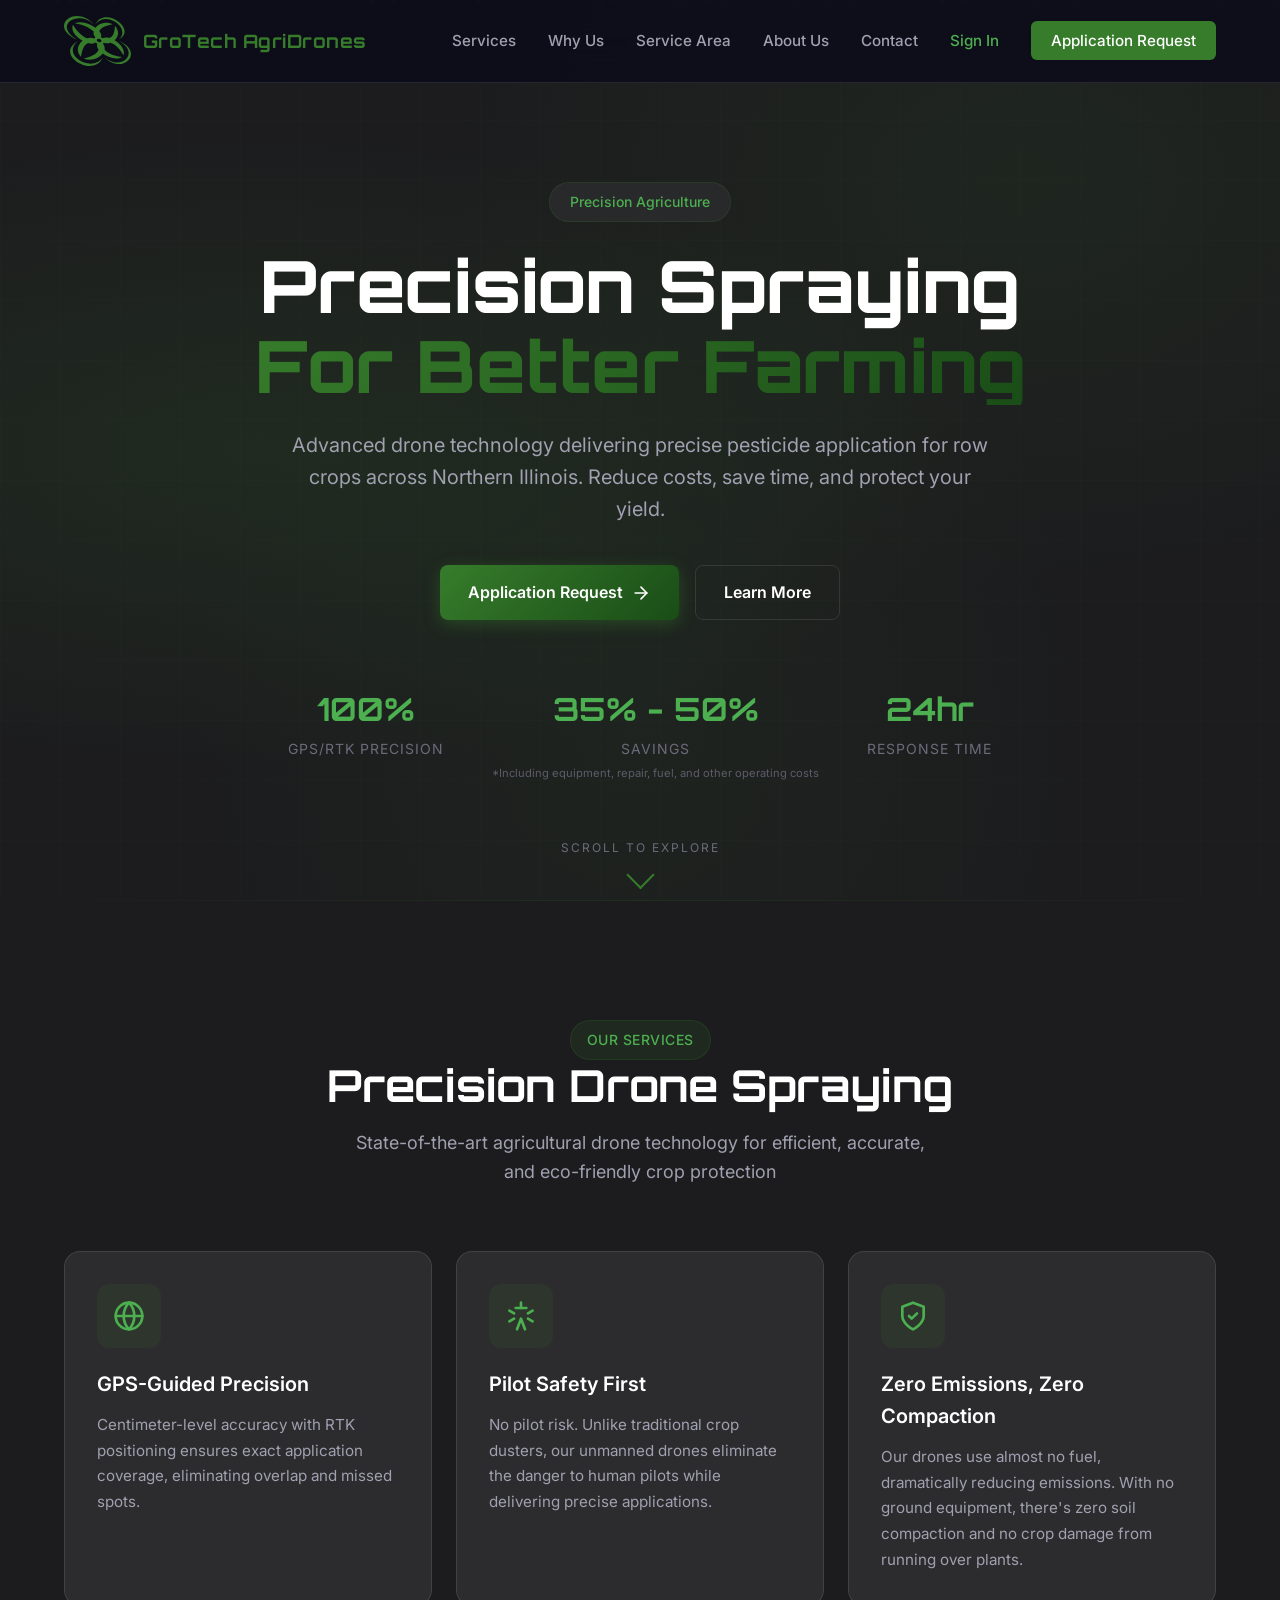
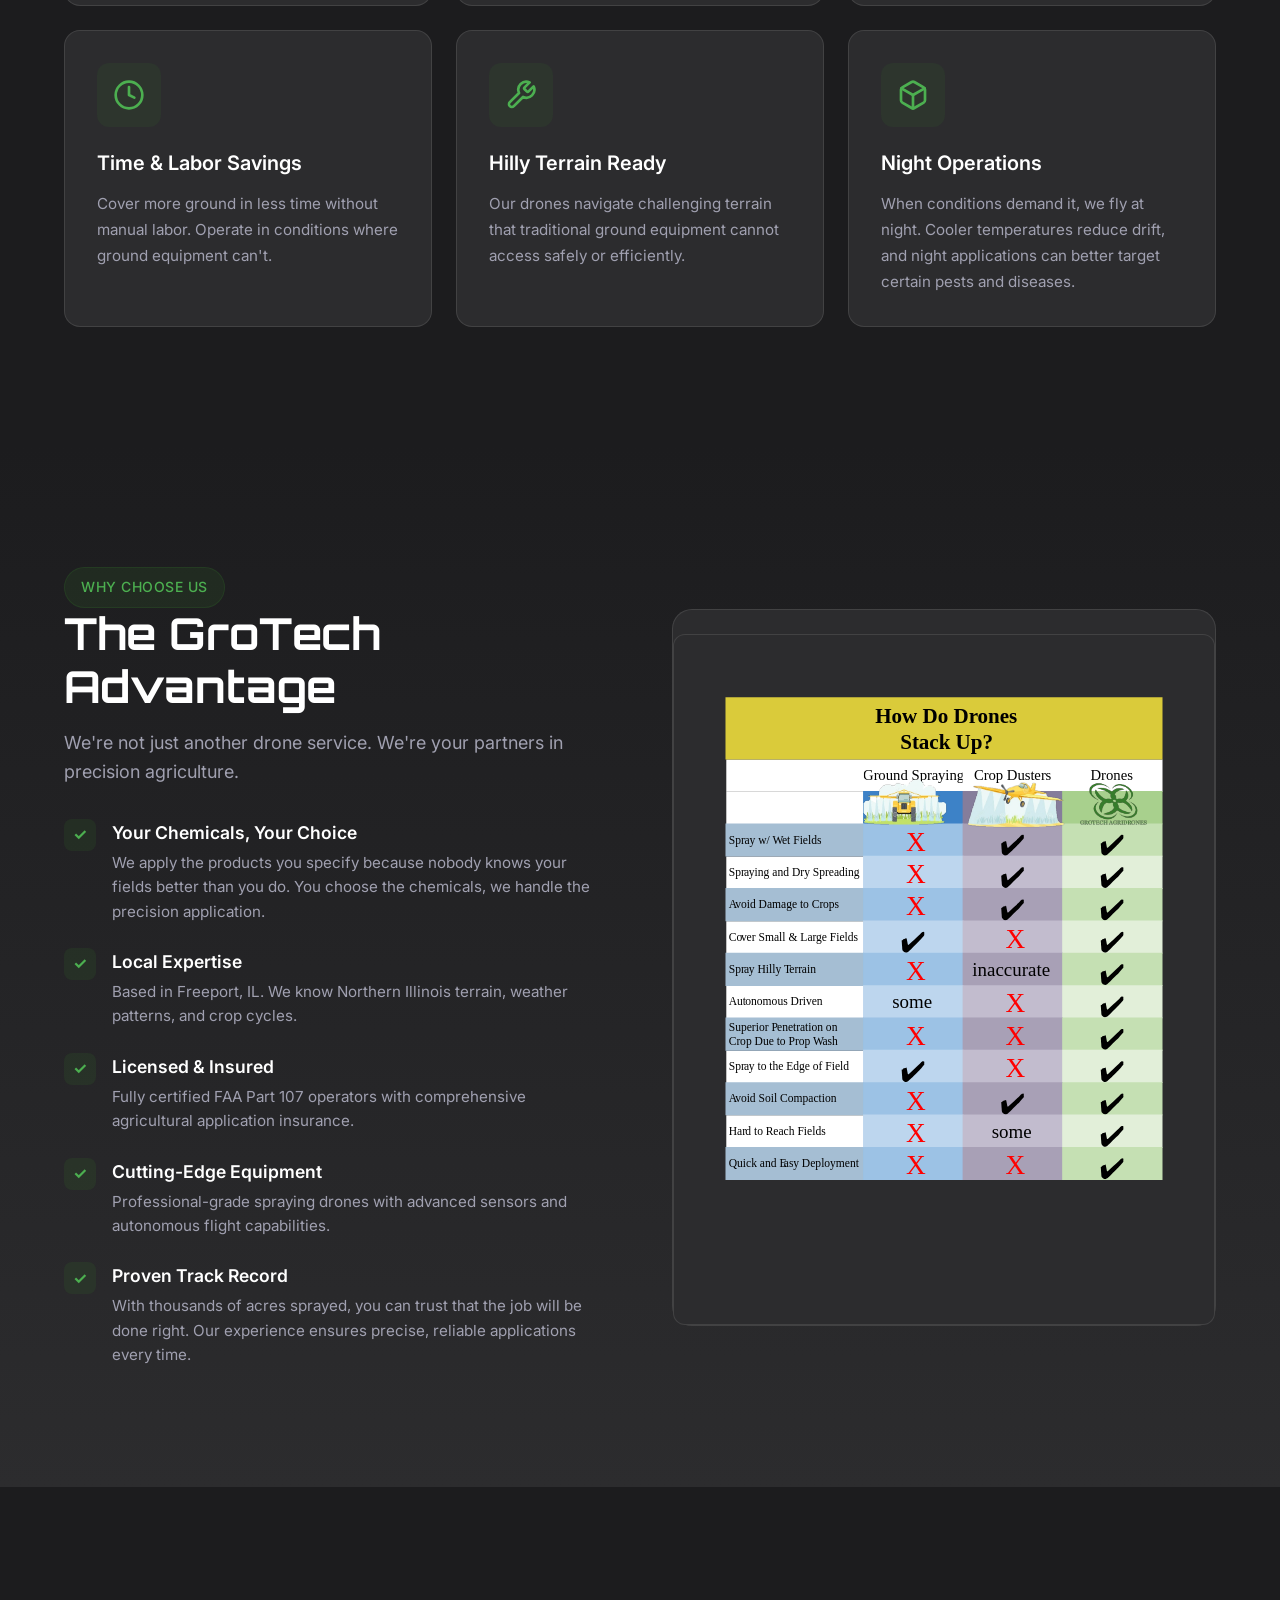
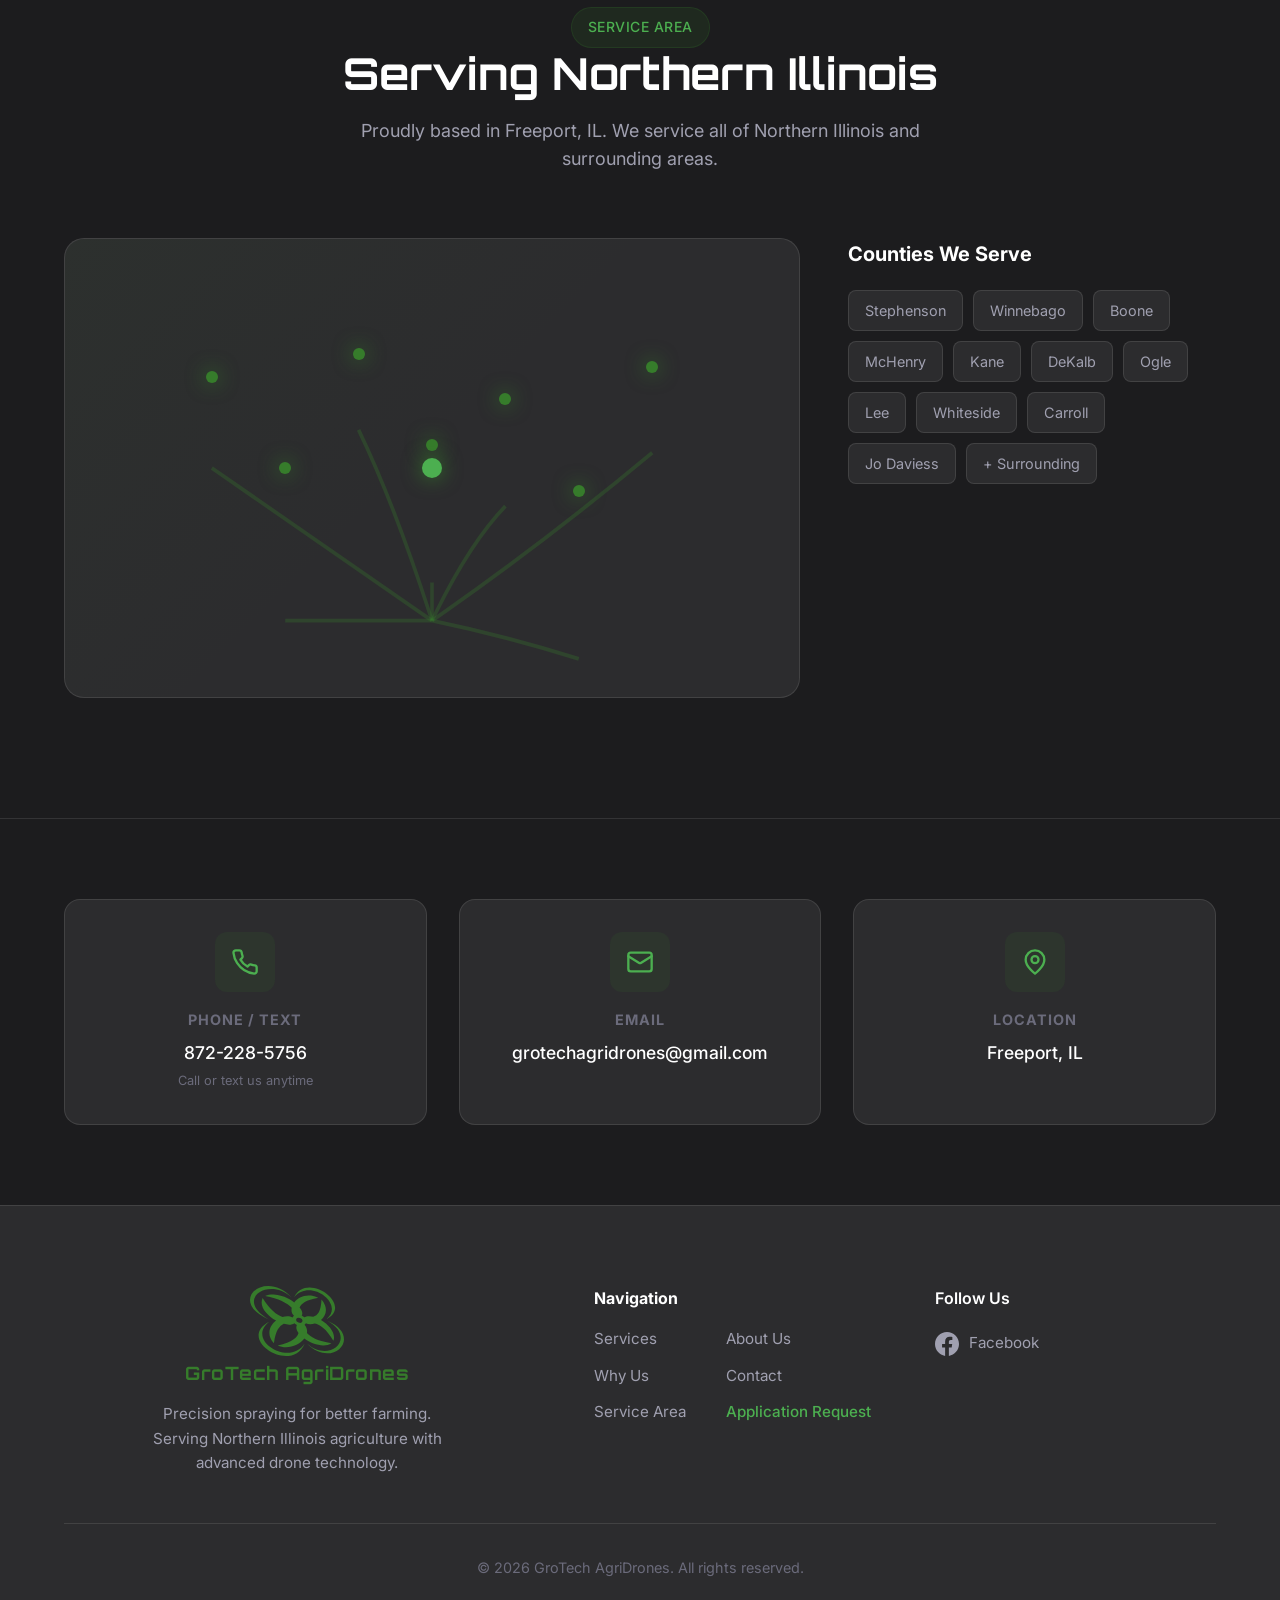
<file: index.html>
<!DOCTYPE html>
<html lang="en">
<head>
    <meta charset="UTF-8">
    <meta name="viewport" content="width=device-width, initial-scale=1.0">
    <title>GroTech AgriDrones | Precision Spraying for Better Farming</title>
    <link rel="stylesheet" href="styles.css">
    <link rel="preconnect" href="https://fonts.googleapis.com">
    <link rel="preconnect" href="https://fonts.gstatic.com" crossorigin>
    <link href="https://fonts.googleapis.com/css2?family=Inter:wght@300;400;500;600;700;800&family=Orbitron:wght@400;500;600;700&display=swap" rel="stylesheet">
</head>
<body>
    <nav class="navbar">
        <div class="nav-container">
            <a href="index.html" class="logo">
                <img src="logo.svg" alt="GroTech AgriDrones Logo" class="logo-img">
                <span class="logo-text">GroTech AgriDrones</span>
            </a>
            <ul class="nav-links">
                <li><a href="#services">Services</a></li>
                <li><a href="#why-us">Why Us</a></li>
                <li><a href="#service-area">Service Area</a></li>
                <li><a href="about.html">About Us</a></li>
                <li><a href="#contact">Contact</a></li>
                <li><a href="login.html" class="nav-signin">Sign In</a></li>
                <li><a href="application.html" class="nav-cta">Application Request</a></li>
            </ul>
            <button class="mobile-menu-btn" aria-label="Toggle menu">
                <span></span>
                <span></span>
                <span></span>
            </button>
        </div>
    </nav>

    <section class="hero">
        <div class="hero-bg">
            <div class="grid-overlay"></div>
            <div class="floating-particles" id="particles"></div>
        </div>
        <div class="hero-content">
            <div class="hero-badge">Precision Agriculture</div>
            <h1 class="hero-title">
                <span class="title-line">Precision Spraying</span>
                <span class="title-line accent">For Better Farming</span>
            </h1>
            <p class="hero-subtitle">Advanced drone technology delivering precise pesticide application for row crops across Northern Illinois. Reduce costs, save time, and protect your yield.</p>
            <div class="hero-actions">
                <a href="application.html" class="btn btn-primary">
                    <span>Application Request</span>
                    <svg xmlns="http://www.w3.org/2000/svg" width="20" height="20" viewBox="0 0 24 24" fill="none" stroke="currentColor" stroke-width="2" stroke-linecap="round" stroke-linejoin="round"><path d="M5 12h14"/><path d="m12 5 7 7-7 7"/></svg>
                </a>
                <a href="#services" class="btn btn-secondary">Learn More</a>
            </div>
            <div class="hero-stats">
                <div class="stat">
                    <span class="stat-value">100%</span>
                    <span class="stat-label">GPS/RTK Precision</span>
                </div>
                <div class="stat">
                    <span class="stat-value">35% - 50%</span>
                    <span class="stat-label">Savings</span>
                    <div class="stats-footnote">*Including equipment, repair, fuel, and other operating costs</div>
                </div>
                <div class="stat">
                    <span class="stat-value">24hr</span>
                    <span class="stat-label">Response Time</span>
                </div>
            </div>
        </div>
        <div class="scroll-indicator">
            <span>Scroll to explore</span>
            <div class="scroll-arrow"></div>
        </div>
    </section>

    <section id="services" class="services">
        <div class="container">
            <div class="section-header">
                <span class="section-tag">Our Services</span>
                <h2 class="section-title">Precision Drone Spraying</h2>
                <p class="section-subtitle">State-of-the-art agricultural drone technology for efficient, accurate, and eco-friendly crop protection</p>
            </div>
            <div class="services-grid">
                <div class="service-card" data-tilt>
                    <div class="service-icon">
                        <svg xmlns="http://www.w3.org/2000/svg" width="32" height="32" viewBox="0 0 24 24" fill="none" stroke="currentColor" stroke-width="2" stroke-linecap="round" stroke-linejoin="round"><circle cx="12" cy="12" r="10"/><path d="M12 2a14.5 14.5 0 0 0 0 20 14.5 14.5 0 0 0 0-20"/><path d="M2 12h20"/></svg>
                    </div>
                    <h3>GPS-Guided Precision</h3>
                    <p>Centimeter-level accuracy with RTK positioning ensures exact application coverage, eliminating overlap and missed spots.</p>
                </div>
                <div class="service-card" data-tilt>
                    <div class="service-icon">
                        <svg xmlns="http://www.w3.org/2000/svg" width="32" height="32" viewBox="0 0 24 24" fill="none" stroke="currentColor" stroke-width="2" stroke-linecap="round" stroke-linejoin="round"><path d="M12 2v4"/><path d="m6.8 14-3.5 2"/><path d="m20.7 16-3.5-2"/><path d="M6.8 10 3.3 8"/><path d="m20.7 8-3.5 2"/><path d="m9 22 3-8 3 8"/><path d="M8 6h8"/></svg>
                    </div>
                    <h3>Pilot Safety First</h3>
                    <p>No pilot risk. Unlike traditional crop dusters, our unmanned drones eliminate the danger to human pilots while delivering precise applications.</p>
                </div>
                <div class="service-card" data-tilt>
                    <div class="service-icon">
                        <svg xmlns="http://www.w3.org/2000/svg" width="32" height="32" viewBox="0 0 24 24" fill="none" stroke="currentColor" stroke-width="2" stroke-linecap="round" stroke-linejoin="round"><path d="M12 22s8-4 8-10V5l-8-3-8 3v7c0 6 8 10 8 10z"/><path d="m9 12 2 2 4-4"/></svg>
                    </div>
                    <h3>Zero Emissions, Zero Compaction</h3>
                    <p>Our drones use almost no fuel, dramatically reducing emissions. With no ground equipment, there's zero soil compaction and no crop damage from running over plants.</p>
                </div>
                <div class="service-card" data-tilt>
                    <div class="service-icon">
                        <svg xmlns="http://www.w3.org/2000/svg" width="32" height="32" viewBox="0 0 24 24" fill="none" stroke="currentColor" stroke-width="2" stroke-linecap="round" stroke-linejoin="round"><circle cx="12" cy="12" r="10"/><polyline points="12 6 12 12 16 14"/></svg>
                    </div>
                    <h3>Time & Labor Savings</h3>
                    <p>Cover more ground in less time without manual labor. Operate in conditions where ground equipment can't.</p>
                </div>
                <div class="service-card" data-tilt>
                    <div class="service-icon">
                        <svg xmlns="http://www.w3.org/2000/svg" width="32" height="32" viewBox="0 0 24 24" fill="none" stroke="currentColor" stroke-width="2" stroke-linecap="round" stroke-linejoin="round"><path d="M14.7 6.3a1 1 0 0 0 0 1.4l1.6 1.6a1 1 0 0 0 1.4 0l3.77-3.77a6 6 0 0 1-7.94 7.94l-6.91 6.91a2.12 2.12 0 0 1-3-3l6.91-6.91a6 6 0 0 1 7.94-7.94l-3.76 3.76z"/></svg>
                    </div>
                    <h3>Hilly Terrain Ready</h3>
                    <p>Our drones navigate challenging terrain that traditional ground equipment cannot access safely or efficiently.</p>
                </div>
                <div class="service-card" data-tilt>
                    <div class="service-icon">
                        <svg xmlns="http://www.w3.org/2000/svg" width="32" height="32" viewBox="0 0 24 24" fill="none" stroke="currentColor" stroke-width="2" stroke-linecap="round" stroke-linejoin="round"><path d="M21 16V8a2 2 0 0 0-1-1.73l-7-4a2 2 0 0 0-2 0l-7 4A2 2 0 0 0 3 8v8a2 2 0 0 0 1 1.73l7 4a2 2 0 0 0 2 0l7-4A2 2 0 0 0 21 16z"/><polyline points="3.27 6.96 12 12.01 20.73 6.96"/><line x1="12" y1="22.08" x2="12" y2="12"/></svg>
                    </div>
                    <h3>Night Operations</h3>
                    <p>When conditions demand it, we fly at night. Cooler temperatures reduce drift, and night applications can better target certain pests and diseases.</p>
                </div>
            </div>
        </div>
    </section>

    <section id="why-us" class="why-us">
        <div class="container">
            <div class="why-us-content">
                <div class="why-us-text">
                    <span class="section-tag">Why Choose Us</span>
                    <h2 class="section-title">The GroTech Advantage</h2>
                    <p class="why-us-intro">We're not just another drone service. We're your partners in precision agriculture.</p>
                    <ul class="benefits-list">
                        <li>
                            <div class="benefit-icon">✓</div>
                            <div class="benefit-content">
                                <h4>Your Chemicals, Your Choice</h4>
                                <p>We apply the products you specify because nobody knows your fields better than you do. You choose the chemicals, we handle the precision application.</p>
                            </div>
                        </li>
                        <li>
                            <div class="benefit-icon">✓</div>
                            <div class="benefit-content">
                                <h4>Local Expertise</h4>
                                <p>Based in Freeport, IL. We know Northern Illinois terrain, weather patterns, and crop cycles.</p>
                            </div>
                        </li>
                        <li>
                            <div class="benefit-icon">✓</div>
                            <div class="benefit-content">
                                <h4>Licensed & Insured</h4>
                                <p>Fully certified FAA Part 107 operators with comprehensive agricultural application insurance.</p>
                            </div>
                        </li>
                        <li>
                            <div class="benefit-icon">✓</div>
                            <div class="benefit-content">
                                <h4>Cutting-Edge Equipment</h4>
                                <p>Professional-grade spraying drones with advanced sensors and autonomous flight capabilities.</p>
                            </div>
                        </li>
                        <li>
                            <div class="benefit-icon">✓</div>
                            <div class="benefit-content">
                                <h4>Proven Track Record</h4>
                                <p>With thousands of acres sprayed, you can trust that the job will be done right. Our experience ensures precise, reliable applications every time.</p>
                            </div>
                        </li>
                    </ul>
                </div>
                <div class="why-us-visual">
                    <div class="visual-card">
                <div class="comparison-section">
                    <figure class="comparison-chart" aria-label="Ground vs. Aerial Drone Comparison">
                        <img src="assets/images/Plane Ground Drone Comparison.svg" alt="Ground vs. Aerial Drone Comparison" style="width:100%; height:auto; display:block;">
                    </figure>
                </div>
                    </div>
                </div>
            </div>
        </div>
    </section>

    <section id="service-area" class="service-area">
        <div class="container">
            <div class="section-header">
                <span class="section-tag">Service Area</span>
                <h2 class="section-title">Serving Northern Illinois</h2>
                <p class="section-subtitle">Proudly based in Freeport, IL. We service all of Northern Illinois and surrounding areas.</p>
            </div>
            <div class="area-map">
                <div class="map-visual">
                    <div class="map-placeholder">
                        <div class="map-dot freeport"></div>
                        <div class="map-dot" style="--x: 20%; --y: 30%;"></div>
                        <div class="map-dot" style="--x: 40%; --y: 25%;"></div>
                        <div class="map-dot" style="--x: 60%; --y: 35%;"></div>
                        <div class="map-dot" style="--x: 80%; --y: 28%;"></div>
                        <div class="map-dot" style="--x: 30%; --y: 50%;"></div>
                        <div class="map-dot" style="--x: 50%; --y: 45%;"></div>
                        <div class="map-dot" style="--x: 70%; --y: 55%;"></div>
                        <svg class="map-lines" viewBox="0 0 100 60" preserveAspectRatio="none">
                            <path d="M 50 50 Q 35 40 20 30" stroke="rgba(54, 124, 43, 0.3)" fill="none" stroke-width="0.5"/>
                            <path d="M 50 50 Q 45 35 40 25" stroke="rgba(54, 124, 43, 0.3)" fill="none" stroke-width="0.5"/>
                            <path d="M 50 50 Q 55 40 60 35" stroke="rgba(54, 124, 43, 0.3)" fill="none" stroke-width="0.5"/>
                            <path d="M 50 50 Q 65 40 80 28" stroke="rgba(54, 124, 43, 0.3)" fill="none" stroke-width="0.5"/>
                            <path d="M 50 50 Q 40 50 30 50" stroke="rgba(54, 124, 43, 0.3)" fill="none" stroke-width="0.5"/>
                            <path d="M 50 50 Q 50 48 50 45" stroke="rgba(54, 124, 43, 0.3)" fill="none" stroke-width="0.5"/>
                            <path d="M 50 50 Q 60 52 70 55" stroke="rgba(54, 124, 43, 0.3)" fill="none" stroke-width="0.5"/>
                        </svg>
                    </div>
                </div>
                <div class="area-list">
                    <h3>Counties We Serve</h3>
                    <div class="counties-grid">
                        <span class="county">Stephenson</span>
                        <span class="county">Winnebago</span>
                        <span class="county">Boone</span>
                        <span class="county">McHenry</span>
                        <span class="county">Kane</span>
                        <span class="county">DeKalb</span>
                        <span class="county">Ogle</span>
                        <span class="county">Lee</span>
                        <span class="county">Whiteside</span>
                        <span class="county">Carroll</span>
                        <span class="county">Jo Daviess</span>
                        <span class="county">+ Surrounding</span>
                    </div>
                </div>
            </div>
        </div>
    </section>

    <section id="contact" class="contact-section">
        <div class="container">
            <div class="contact-grid">
                <div class="contact-card">
                    <div class="contact-icon">
                        <svg xmlns="http://www.w3.org/2000/svg" width="28" height="28" viewBox="0 0 24 24" fill="none" stroke="currentColor" stroke-width="2" stroke-linecap="round" stroke-linejoin="round"><path d="M22 16.92v3a2 2 0 0 1-2.18 2 19.79 19.79 0 0 1-8.63-3.07 19.5 19.5 0 0 1-6-6 19.79 19.79 0 0 1-3.07-8.67A2 2 0 0 1 4.11 2h3a2 2 0 0 1 2 1.72 12.84 12.84 0 0 0 .7 2.81 2 2 0 0 1-.45 2.11L8.09 9.91a16 16 0 0 0 6 6l1.27-1.27a2 2 0 0 1 2.11-.45 12.84 12.84 0 0 0 2.81.7A2 2 0 0 1 22 16.92z"/></svg>
                    </div>
                    <h3>Phone / Text</h3>
                    <a href="tel:8722285756">872-228-5756</a>
                    <span class="contact-note">Call or text us anytime</span>
                </div>
                <div class="contact-card">
                    <div class="contact-icon">
                        <svg xmlns="http://www.w3.org/2000/svg" width="28" height="28" viewBox="0 0 24 24" fill="none" stroke="currentColor" stroke-width="2" stroke-linecap="round" stroke-linejoin="round"><rect width="20" height="16" x="2" y="4" rx="2"/><path d="m22 7-8.97 5.7a1.94 1.94 0 0 1-2.06 0L2 7"/></svg>
                    </div>
                    <h3>Email</h3>
                    <a href="mailto:grotechagridrones@gmail.com">grotechagridrones@gmail.com</a>
                </div>
                <div class="contact-card">
                    <div class="contact-icon">
                        <svg xmlns="http://www.w3.org/2000/svg" width="28" height="28" viewBox="0 0 24 24" fill="none" stroke="currentColor" stroke-width="2" stroke-linecap="round" stroke-linejoin="round"><path d="M20 10c0 6-8 12-8 12s-8-6-8-12a8 8 0 0 1 16 0Z"/><circle cx="12" cy="10" r="3"/></svg>
                    </div>
                    <h3>Location</h3>
                    <p>Freeport, IL</p>
                </div>
            </div>
        </div>
    </section>

    <footer class="footer">
        <div class="container">
            <div class="footer-content">
                <div class="footer-brand">
                    <a href="#" class="logo footer-logo">
                        <img src="logo.svg" alt="GroTech AgriDrones Logo" class="logo-img footer-logo-img">
                        <span class="logo-text">GroTech AgriDrones</span>
                    </a>
                    <p>Precision spraying for better farming. Serving Northern Illinois agriculture with advanced drone technology.</p>
                </div>
                <div class="footer-links">
                    <div class="footer-nav-split">
                        <h4>Navigation</h4>
                        <div class="footer-nav-cols">
                            <div class="footer-nav-col">
                                <a href="#services">Services</a>
                                <a href="#why-us">Why Us</a>
                                <a href="#service-area">Service Area</a>
                            </div>
                            <div class="footer-nav-col">
                                <a href="about.html">About Us</a>
                                <a href="#contact">Contact</a>
                                <a href="application.html" class="green">Application Request</a>
                            </div>
                        </div>
                    </div>
                    <div class="footer-social">
                        <h4>Follow Us</h4>
                        <div class="footer-social-links">
                            <a href="https://www.facebook.com/people/GroTech-AgriDrones/61565450122314/" target="_blank" rel="noopener noreferrer" class="social-icon">
                                <svg xmlns="http://www.w3.org/2000/svg" width="24" height="24" viewBox="0 0 24 24" fill="currentColor">
                                    <path d="M24 12.073c0-6.627-5.373-12-12-12s-12 5.373-12 12c0 5.99 4.388 10.954 10.125 11.854v-8.385H7.078v-3.47h3.047V9.43c0-3.007 1.792-4.669 4.533-4.669 1.312 0 2.686.235 2.686.235v2.953H15.83c-1.491 0-1.956.925-1.956 1.874v2.25h3.328l-.532 3.47h-2.796v8.385C19.612 23.027 24 18.062 24 12.073z"/>
                                </svg>
                                Facebook
                            </a>
                        </div>
                    </div>
                </div>
            </div>
            <div class="footer-bottom">
                <p>&copy; 2026 GroTech AgriDrones. All rights reserved.</p>
            </div>
        </div>
    </footer>

    <div class="form-success" id="formSuccess">
        <div class="success-content">
            <div class="success-icon">✓</div>
            <h3>Request Submitted!</h3>
            <p>Thank you for your interest. We'll be in touch within 24 hours.</p>
            <button class="btn btn-secondary" onclick="closeSuccess()">Close</button>
        </div>
    </div>

    <script src="script.js"></script>
</body>
</html>
</file>
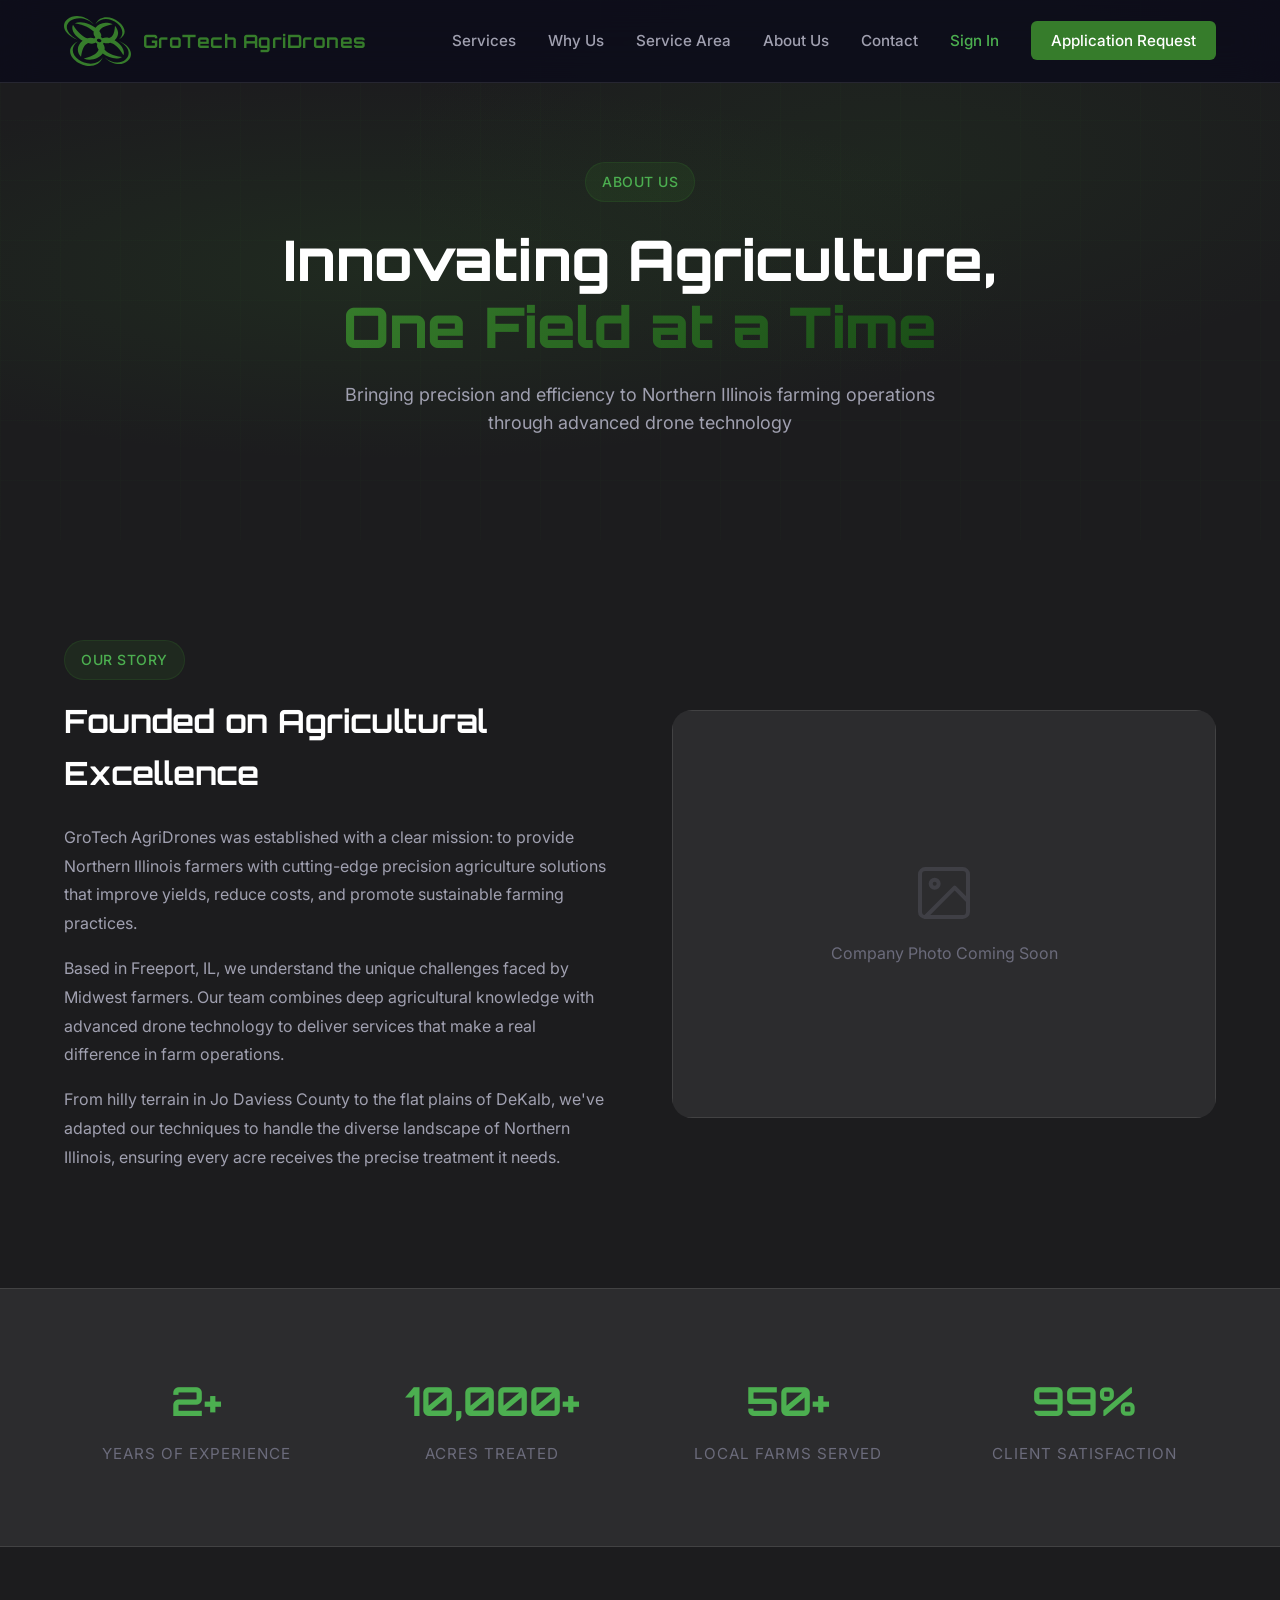
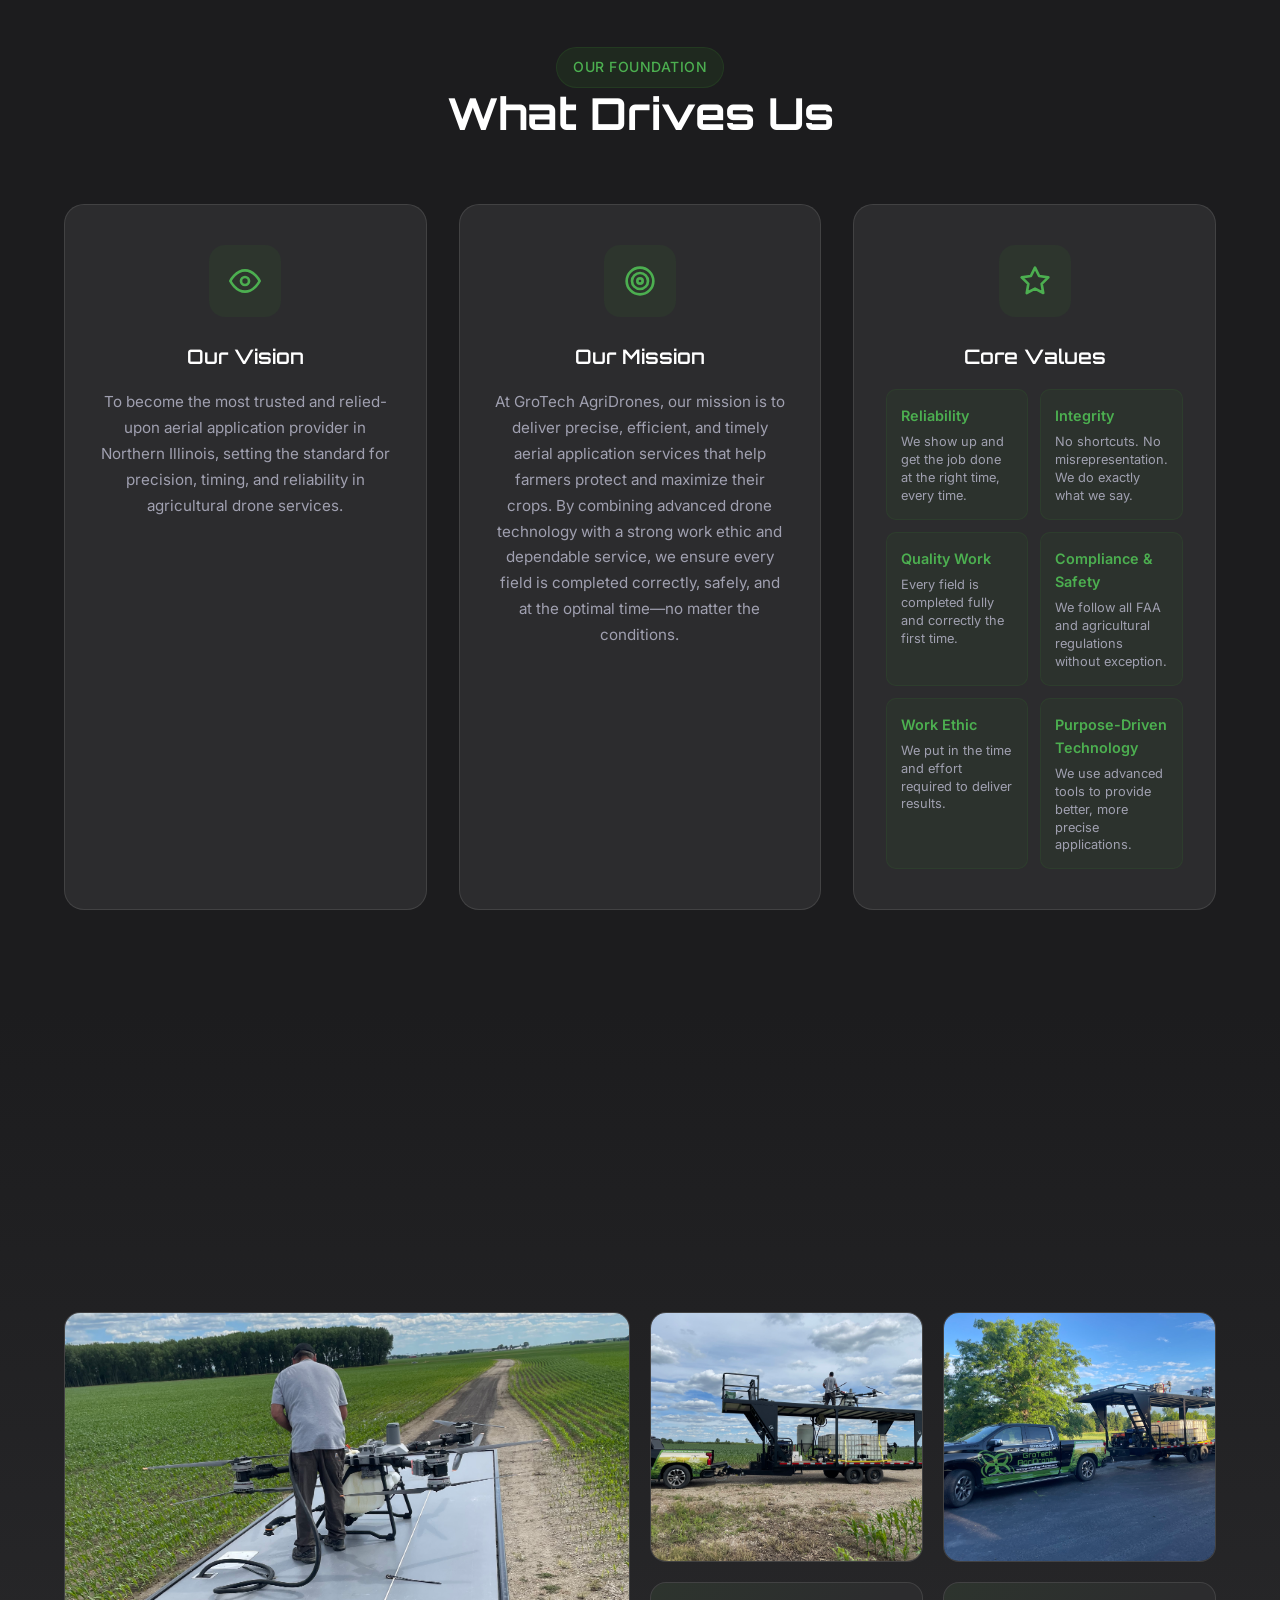
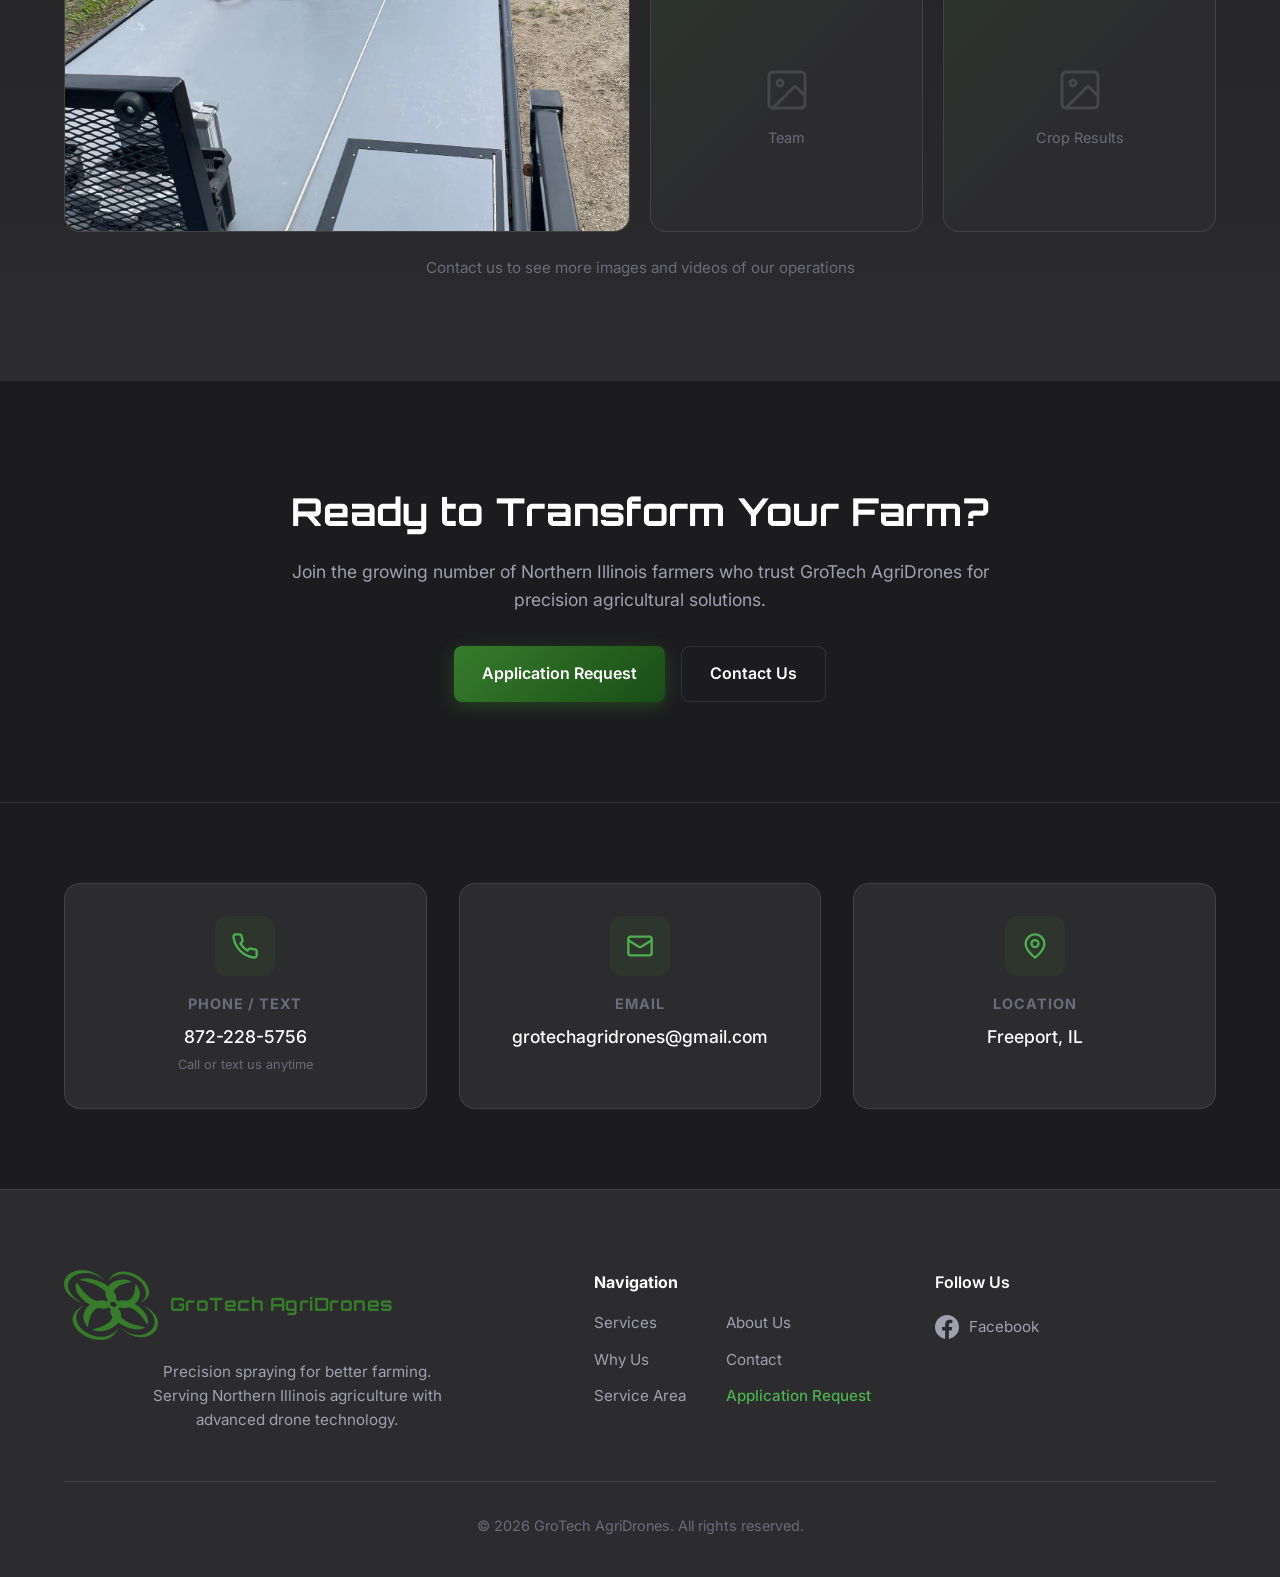
<file: about.html>
<!DOCTYPE html>
<html lang="en">
<head>
    <meta charset="UTF-8">
    <meta name="viewport" content="width=device-width, initial-scale=1.0">
    <title>About Us | GroTech AgriDrones</title>
    <link rel="stylesheet" href="styles.css">
    <link rel="stylesheet" href="about.css">
    <link rel="preconnect" href="https://fonts.googleapis.com">
    <link rel="preconnect" href="https://fonts.gstatic.com" crossorigin>
    <link href="https://fonts.googleapis.com/css2?family=Inter:wght@300;400;500;600;700;800&family=Orbitron:wght@400;500;600;700&display=swap" rel="stylesheet">
</head>
<body>
    <nav class="navbar">
        <div class="nav-container">
            <a href="index.html" class="logo">
                <img src="logo.svg" alt="GroTech AgriDrones Logo" class="logo-img">
                <span class="logo-text">GroTech AgriDrones</span>
            </a>
            <ul class="nav-links">
                <li><a href="index.html#services">Services</a></li>
                <li><a href="index.html#why-us">Why Us</a></li>
                <li><a href="index.html#service-area">Service Area</a></li>
                <li><a href="about.html">About Us</a></li>
                <li><a href="index.html#contact">Contact</a></li>
                <li><a href="login.html" class="nav-signin">Sign In</a></li>
                <li><a href="application.html" class="nav-cta">Application Request</a></li>
            </ul>
            <button class="mobile-menu-btn" aria-label="Toggle menu">
                <span></span>
                <span></span>
                <span></span>
            </button>
        </div>
    </nav>

    <section class="about-hero">
        <div class="hero-bg">
            <div class="grid-overlay"></div>
        </div>
        <div class="about-hero-content">
            <span class="section-tag">About Us</span>
            <h1>Innovating Agriculture,<br><span class="accent">One Field at a Time</span></h1>
            <p>Bringing precision and efficiency to Northern Illinois farming operations through advanced drone technology</p>
        </div>
    </section>

    <section class="about-story">
        <div class="container">
            <div class="story-content">
                <div class="story-text">
                    <span class="section-tag">Our Story</span>
                    <h2>Founded on Agricultural Excellence</h2>
                    <p>GroTech AgriDrones was established with a clear mission: to provide Northern Illinois farmers with cutting-edge precision agriculture solutions that improve yields, reduce costs, and promote sustainable farming practices.</p>
                    <p>Based in Freeport, IL, we understand the unique challenges faced by Midwest farmers. Our team combines deep agricultural knowledge with advanced drone technology to deliver services that make a real difference in farm operations.</p>
                    <p>From hilly terrain in Jo Daviess County to the flat plains of DeKalb, we've adapted our techniques to handle the diverse landscape of Northern Illinois, ensuring every acre receives the precise treatment it needs.</p>
                </div>
                <div class="story-image">
                    <div class="image-placeholder">
                        <svg xmlns="http://www.w3.org/2000/svg" width="64" height="64" viewBox="0 0 24 24" fill="none" stroke="currentColor" stroke-width="1.5" stroke-linecap="round" stroke-linejoin="round"><rect x="3" y="3" width="18" height="18" rx="2" ry="2"/><circle cx="8.5" cy="8.5" r="1.5"/><polyline points="21 15 16 10 5 21"/></svg>
                        <span>Company Photo Coming Soon</span>
                    </div>
                </div>
            </div>
        </div>
    </section>

    <section class="about-stats">
        <div class="container">
            <div class="stats-grid">
                <div class="stat-item">
                    <span class="stat-number">2+</span>
                    <span class="stat-label">Years of Experience</span>
                </div>
                <div class="stat-item">
                    <span class="stat-number">10,000+</span>
                    <span class="stat-label">Acres Treated</span>
                </div>
                <div class="stat-item">
                    <span class="stat-number">50+</span>
                    <span class="stat-label">Local Farms Served</span>
                </div>
                <div class="stat-item">
                    <span class="stat-number">99%</span>
                    <span class="stat-label">Client Satisfaction</span>
                </div>
            </div>
        </div>
    </section>

    <section class="about-mission">
        <div class="container">
            <div class="section-header">
                <span class="section-tag">Our Foundation</span>
                <h2 class="section-title">What Drives Us</h2>
            </div>
            <div class="mission-content">
                <div class="mission-card">
                    <div class="mission-icon">
                        <svg xmlns="http://www.w3.org/2000/svg" width="32" height="32" viewBox="0 0 24 24" fill="none" stroke="currentColor" stroke-width="2" stroke-linecap="round" stroke-linejoin="round"><path d="M1 12s4-8 11-8 11 8 11 8-4 8-11 8-11-8-11-8z"/><circle cx="12" cy="12" r="3"/></svg>
                    </div>
                    <h3>Our Vision</h3>
                    <p>To become the most trusted and relied-upon aerial application provider in Northern Illinois, setting the standard for precision, timing, and reliability in agricultural drone services.</p>
                </div>
                <div class="mission-card">
                    <div class="mission-icon">
                        <svg xmlns="http://www.w3.org/2000/svg" width="32" height="32" viewBox="0 0 24 24" fill="none" stroke="currentColor" stroke-width="2" stroke-linecap="round" stroke-linejoin="round"><circle cx="12" cy="12" r="10"/><circle cx="12" cy="12" r="6"/><circle cx="12" cy="12" r="2"/></svg>
                    </div>
                    <h3>Our Mission</h3>
                    <p>At GroTech AgriDrones, our mission is to deliver precise, efficient, and timely aerial application services that help farmers protect and maximize their crops. By combining advanced drone technology with a strong work ethic and dependable service, we ensure every field is completed correctly, safely, and at the optimal time—no matter the conditions.</p>
                </div>
                <div class="mission-card values-card">
                    <div class="mission-icon">
                        <svg xmlns="http://www.w3.org/2000/svg" width="32" height="32" viewBox="0 0 24 24" fill="none" stroke="currentColor" stroke-width="2" stroke-linecap="round" stroke-linejoin="round"><polygon points="12 2 15.09 8.26 22 9.27 17 14.14 18.18 21.02 12 17.77 5.82 21.02 7 14.14 2 9.27 8.91 8.26 12 2"/></svg>
                    </div>
                    <h3>Core Values</h3>
                    <div class="values-grid">
                        <div class="value-item">
                            <strong>Reliability</strong>
                            <p>We show up and get the job done at the right time, every time.</p>
                        </div>
                        <div class="value-item">
                            <strong>Integrity</strong>
                            <p>No shortcuts. No misrepresentation. We do exactly what we say.</p>
                        </div>
                        <div class="value-item">
                            <strong>Quality Work</strong>
                            <p>Every field is completed fully and correctly the first time.</p>
                        </div>
                        <div class="value-item">
                            <strong>Compliance & Safety</strong>
                            <p>We follow all FAA and agricultural regulations without exception.</p>
                        </div>
                        <div class="value-item">
                            <strong>Work Ethic</strong>
                            <p>We put in the time and effort required to deliver results.</p>
                        </div>
                        <div class="value-item">
                            <strong>Purpose-Driven Technology</strong>
                            <p>We use advanced tools to provide better, more precise applications.</p>
                        </div>
                    </div>
                </div>
            </div>
        </div>
    </section>

    <section class="about-gallery">
        <div class="container">
            <div class="section-header">
                <span class="section-tag">Our Operations</span>
                <h2 class="section-title">See Us in Action</h2>
                <p class="section-subtitle">Images and videos of our drone operations will appear here</p>
            </div>
            <div class="gallery-grid">
                <div class="gallery-item large">
                    <img src="assets/images/IMG_6838.jpeg" alt="Drone field operation" class="gallery-photo">
                </div>
                <div class="gallery-item">
                    <img src="assets/images/IMG_6839.jpeg" alt="Field operation" class="gallery-photo">
                </div>
                <div class="gallery-item">
                    <img src="assets/images/IMG_6826.jpeg" alt="Equipment photo" class="gallery-photo">
                </div>
                <div class="gallery-item">
                    <div class="gallery-placeholder">
                        <svg xmlns="http://www.w3.org/2000/svg" width="48" height="48" viewBox="0 0 24 24" fill="none" stroke="currentColor" stroke-width="1.5" stroke-linecap="round" stroke-linejoin="round"><rect x="3" y="3" width="18" height="18" rx="2" ry="2"/><circle cx="8.5" cy="8.5" r="1.5"/><polyline points="21 15 16 10 5 21"/></svg>
                        <span>Team</span>
                    </div>
                </div>
                <div class="gallery-item">
                    <div class="gallery-placeholder">
                        <svg xmlns="http://www.w3.org/2000/svg" width="48" height="48" viewBox="0 0 24 24" fill="none" stroke="currentColor" stroke-width="1.5" stroke-linecap="round" stroke-linejoin="round"><rect x="3" y="3" width="18" height="18" rx="2" ry="2"/><circle cx="8.5" cy="8.5" r="1.5"/><polyline points="21 15 16 10 5 21"/></svg>
                        <span>Crop Results</span>
                    </div>
                </div>
            </div>
            <p class="gallery-note">Contact us to see more images and videos of our operations</p>
        </div>
    </section>

    <section class="about-cta">
        <div class="container">
            <div class="cta-content">
                <h2>Ready to Transform Your Farm?</h2>
                <p>Join the growing number of Northern Illinois farmers who trust GroTech AgriDrones for precision agricultural solutions.</p>
                <div class="cta-buttons">
                    <a href="application.html" class="btn btn-primary">Application Request</a>
                    <a href="#contact" class="btn btn-secondary">Contact Us</a>
                </div>
            </div>
        </div>
    </section>

    <section id="contact" class="contact-section">
        <div class="container">
            <div class="contact-grid">
                <div class="contact-card">
                    <div class="contact-icon">
                        <svg xmlns="http://www.w3.org/2000/svg" width="28" height="28" viewBox="0 0 24 24" fill="none" stroke="currentColor" stroke-width="2" stroke-linecap="round" stroke-linejoin="round"><path d="M22 16.92v3a2 2 0 0 1-2.18 2 19.79 19.79 0 0 1-8.63-3.07 19.5 19.5 0 0 1-6-6 19.79 19.79 0 0 1-3.07-8.67A2 2 0 0 1 4.11 2h3a2 2 0 0 1 2 1.72 12.84 12.84 0 0 0 .7 2.81 2 2 0 0 1-.45 2.11L8.09 9.91a16 16 0 0 0 6 6l1.27-1.27a2 2 0 0 1 2.11-.45 12.84 12.84 0 0 0 2.81.7A2 2 0 0 1 22 16.92z"/></svg>
                    </div>
                    <h3>Phone / Text</h3>
                    <a href="tel:8722285756">872-228-5756</a>
                    <span class="contact-note">Call or text us anytime</span>
                </div>
                <div class="contact-card">
                    <div class="contact-icon">
                        <svg xmlns="http://www.w3.org/2000/svg" width="28" height="28" viewBox="0 0 24 24" fill="none" stroke="currentColor" stroke-width="2" stroke-linecap="round" stroke-linejoin="round"><rect width="20" height="16" x="2" y="4" rx="2"/><path d="m22 7-8.97 5.7a1.94 1.94 0 0 1-2.06 0L2 7"/></svg>
                    </div>
                    <h3>Email</h3>
                    <a href="mailto:grotechagridrones@gmail.com">grotechagridrones@gmail.com</a>
                </div>
                <div class="contact-card">
                    <div class="contact-icon">
                        <svg xmlns="http://www.w3.org/2000/svg" width="28" height="28" viewBox="0 0 24 24" fill="none" stroke="currentColor" stroke-width="2" stroke-linecap="round" stroke-linejoin="round"><path d="M20 10c0 6-8 12-8 12s-8-6-8-12a8 8 0 0 1 16 0Z"/><circle cx="12" cy="10" r="3"/></svg>
                    </div>
                    <h3>Location</h3>
                    <p>Freeport, IL</p>
                </div>
            </div>
        </div>
    </section>

    <footer class="footer">
        <div class="container">
            <div class="footer-content">
                <div class="footer-brand">
                    <a href="#" class="logo">
                        <img src="logo.svg" alt="GroTech AgriDrones Logo" class="logo-img footer-logo-img">
                        <span class="logo-text">GroTech AgriDrones</span>
                    </a>
                    <p>Precision spraying for better farming. Serving Northern Illinois agriculture with advanced drone technology.</p>
                </div>
                    <div class="footer-links">
                    <div class="footer-nav-split">
                        <h4>Navigation</h4>
                        <div class="footer-nav-cols">
                            <div class="footer-nav-col">
                                <a href="index.html#services">Services</a>
                                <a href="index.html#why-us">Why Us</a>
                                <a href="index.html#service-area">Service Area</a>
                            </div>
                            <div class="footer-nav-col">
                                <a href="about.html">About Us</a>
                                <a href="index.html#contact">Contact</a>
                                <a href="application.html" class="green">Application Request</a>
                            </div>
                        </div>
                    </div>
                    <div class="footer-social">
                        <h4>Follow Us</h4>
                        <div class="footer-social-links">
                            <a href="https://www.facebook.com/people/GroTech-AgriDrones/61565450122314/" target="_blank" rel="noopener noreferrer" class="social-icon">
                                <svg xmlns="http://www.w3.org/2000/svg" width="24" height="24" viewBox="0 0 24 24" fill="currentColor">
                                    <path d="M24 12.073c0-6.627-5.373-12-12-12s-12 5.373-12 12c0 5.99 4.388 10.954 10.125 11.854v-8.385H7.078v-3.47h3.047V9.43c0-3.007 1.792-4.669 4.533-4.669 1.312 0 2.686.235 2.686.235v2.953H15.83c-1.491 0-1.956.925-1.956 1.874v2.25h3.328l-.532 3.47h-2.796v8.385C19.612 23.027 24 18.062 24 12.073z"/>
                                </svg>
                                Facebook
                            </a>
                        </div>
                    </div>
                </div>
            </div>
            <div class="footer-bottom">
                <p>&copy; 2026 GroTech AgriDrones. All rights reserved.</p>
            </div>
        </div>
    </footer>

    <script src="script.js"></script>
</body>
</html>
</file>
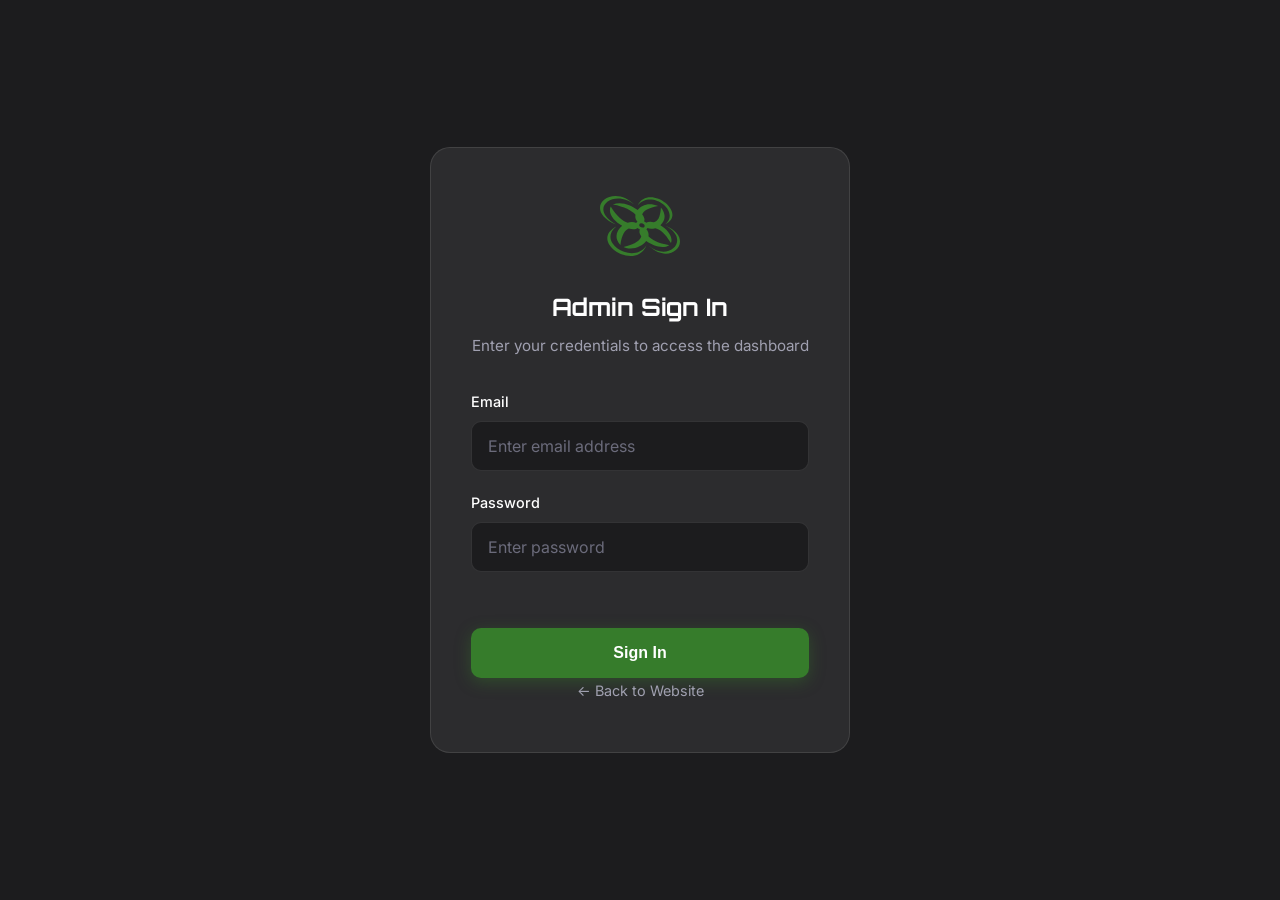
<file: login.html>
<!DOCTYPE html>
<html lang="en">
<head>
    <meta charset="UTF-8">
    <meta name="viewport" content="width=device-width, initial-scale=1.0">
    <title>Sign In | GroTech AgriDrones Admin</title>
    <link rel="stylesheet" href="styles.css">
    <link rel="stylesheet" href="dashboard.css">
    <link rel="preconnect" href="https://fonts.googleapis.com">
    <link rel="preconnect" href="https://fonts.gstatic.com" crossorigin>
    <link href="https://fonts.googleapis.com/css2?family=Inter:wght@300;400;500;600;700;800&family=Orbitron:wght@400;500;600;700&display=swap" rel="stylesheet">
</head>
<body class="login-page">
    <div class="login-container">
        <div class="login-card">
            <div class="login-header">
                <a href="index.html">
                    <img src="logo.svg" alt="GroTech AgriDrones Logo" class="login-logo">
                </a>
                <h1>Admin Sign In</h1>
                <p>Enter your credentials to access the dashboard</p>
            </div>
            <form id="loginForm" class="login-form">
                <div class="form-group">
                    <label for="email">Email</label>
                    <input type="email" id="email" name="email" required placeholder="Enter email address">
                </div>
                <div class="form-group">
                    <label for="password">Password</label>
                    <input type="password" id="password" name="password" required placeholder="Enter password">
                </div>
                <div id="loginError" class="login-error"></div>
                <button type="submit" class="btn btn-primary btn-full">
                    <span>Sign In</span>
                </button>
            </form>
            <div class="login-footer">
                <a href="index.html">&larr; Back to Website</a>
            </div>
        </div>
    </div>
    <script src="login.js"></script>
</body>
</html>
</file>
<file: styles.css>
:root {
    --primary: #367C2B;
    --primary-light: #4CAF50;
    --primary-dark: #2a5f21;
    --accent: #367C2B;
    --bg-dark: #1C1C1E;
    --bg-card: #2C2C2E;
    --bg-card-hover: #3A3A3C;
    --text-primary: #ffffff;
    --text-secondary: #a0a0b0;
    --text-muted: #6b6b7b;
    --border: rgba(54, 124, 43, 0.2);
    --border-light: rgba(255, 255, 255, 0.1);
    --glass: rgba(44, 44, 46, 0.8);
    --gradient: linear-gradient(135deg, #367C2B 0%, #1a4d17 100%);
    --shadow: 0 4px 24px rgba(0, 0, 0, 0.4);
    --shadow-lg: 0 8px 40px rgba(0, 0, 0, 0.5);
}

* {
    margin: 0;
    padding: 0;
    box-sizing: border-box;
}

html {
    scroll-behavior: smooth;
}

body {
    font-family: 'Inter', -apple-system, BlinkMacSystemFont, sans-serif;
    background-color: var(--bg-dark);
    color: var(--text-primary);
    line-height: 1.6;
    overflow-x: hidden;
}

.container {
    max-width: 1200px;
    margin: 0 auto;
    padding: 0 24px;
}

a {
    color: inherit;
    text-decoration: none;
}

ul {
    list-style: none;
}

/* Typography */
.section-tag {
    display: inline-block;
    padding: 8px 16px;
    background: rgba(54, 124, 43, 0.15);
    border: 1px solid var(--border);
    border-radius: 50px;
    font-size: 0.875rem;
    font-weight: 500;
    color: var(--primary-light);
    letter-spacing: 0.5px;
    text-transform: uppercase;
}

.section-title {
    font-family: 'Orbitron', sans-serif;
    font-size: clamp(1.75rem, 4vw, 2.75rem);
    font-weight: 700;
    line-height: 1.2;
    margin-bottom: 16px;
}

.section-subtitle {
    font-size: 1.125rem;
    color: var(--text-secondary);
    max-width: 600px;
    margin: 0 auto;
}

.section-header {
    text-align: center;
    margin-bottom: 64px;
}

.section-header .section-subtitle {
    margin-left: auto;
    margin-right: auto;
}

/* Buttons */
.btn {
    display: inline-flex;
    align-items: center;
    justify-content: center;
    gap: 8px;
    padding: 14px 28px;
    font-size: 1rem;
    font-weight: 600;
    border-radius: 8px;
    cursor: pointer;
    transition: all 0.3s ease;
    border: none;
    text-decoration: none;
}

.btn-primary {
    background: var(--gradient);
    color: white;
    box-shadow: 0 4px 16px rgba(54, 124, 43, 0.4);
}

.btn-primary:hover {
    transform: translateY(-2px);
    box-shadow: 0 6px 24px rgba(54, 124, 43, 0.5);
}

.btn-secondary {
    background: transparent;
    color: var(--text-primary);
    border: 1px solid var(--border-light);
}

.btn-secondary:hover {
    background: rgba(255, 255, 255, 0.05);
    border-color: var(--primary);
}

.btn-full {
    width: 100%;
}

/* Navbar */
.navbar {
    position: fixed;
    top: 0;
    left: 0;
    right: 0;
    z-index: 1000;
    padding: 16px 0;
    background: rgba(13, 13, 26, 0.9);
    backdrop-filter: blur(20px);
    border-bottom: 1px solid var(--border-light);
    transition: all 0.3s ease;
}

.navbar.scrolled {
    padding: 12px 0;
    background: rgba(13, 13, 26, 0.95);
}

.nav-container {
    max-width: 1200px;
    margin: 0 auto;
    padding: 0 24px;
    display: flex;
    align-items: center;
    justify-content: space-between;
}

.logo {
    display: flex;
    align-items: center;
    gap: 12px;
}

.logo-img {
    height: 50px;
    width: auto;
    display: block;
}

.logo-text {
    font-family: 'Orbitron', sans-serif;
    font-size: 1.15rem;
    font-weight: 700;
    letter-spacing: 0.5px;
    line-height: 1;
    color: var(--primary);
}

.footer-logo {
    flex-direction: column;
    align-items: center;
    text-align: center;
    gap: 8px;
}

.footer-logo-img {
    height: 70px;
}

.nav-links {
    display: flex;
    align-items: center;
    gap: 32px;
}

.nav-links a {
    font-size: 0.95rem;
    font-weight: 500;
    color: var(--text-secondary);
    transition: color 0.3s ease;
}

.nav-links a:hover {
    color: var(--text-primary);
}

.nav-cta {
    padding: 10px 20px;
    background: var(--primary);
    border-radius: 6px;
    color: white !important;
    font-weight: 600;
}

.nav-cta:hover {
    background: var(--primary-light);
}

.nav-signin {
    color: var(--primary-light) !important;
    font-weight: 600;
}

.nav-signin:hover {
    color: var(--text-primary) !important;
}

.mobile-menu-btn {
    display: none;
    flex-direction: column;
    gap: 5px;
    padding: 8px;
    background: none;
    border: none;
    cursor: pointer;
}

.mobile-menu-btn span {
    width: 24px;
    height: 2px;
    background: var(--text-primary);
    transition: all 0.3s ease;
}

/* Hero Section */
.hero {
    position: relative;
    min-height: 100vh;
    display: flex;
    align-items: center;
    justify-content: center;
    padding: 145px 24px 80px;
    overflow: hidden;
}

.hero-bg {
    position: absolute;
    inset: 0;
    background: 
        radial-gradient(ellipse at 20% 50%, rgba(54, 124, 43, 0.15) 0%, transparent 50%),
        radial-gradient(ellipse at 80% 20%, rgba(54, 124, 43, 0.1) 0%, transparent 40%),
        radial-gradient(ellipse at 50% 80%, rgba(54, 124, 43, 0.08) 0%, transparent 50%),
        var(--bg-dark);
}

.grid-overlay {
    position: absolute;
    inset: 0;
    background-image: 
        linear-gradient(rgba(54, 124, 43, 0.03) 1px, transparent 1px),
        linear-gradient(90deg, rgba(54, 124, 43, 0.03) 1px, transparent 1px);
    background-size: 60px 60px;
    animation: gridMove 20s linear infinite;
}

@keyframes gridMove {
    0% { transform: translate(0, 0); }
    100% { transform: translate(60px, 60px); }
}

.floating-particles {
    position: absolute;
    inset: 0;
    overflow: hidden;
}

.particle {
    position: absolute;
    width: 4px;
    height: 4px;
    background: var(--primary);
    border-radius: 50%;
    opacity: 0.3;
    animation: float 15s infinite ease-in-out;
}

@keyframes float {
    0%, 100% { transform: translateY(100vh) scale(0); opacity: 0; }
    10% { opacity: 0.3; }
    90% { opacity: 0.3; }
    100% { transform: translateY(-100vh) scale(1); opacity: 0; }
}

.hero-content {
    position: relative;
    text-align: center;
    max-width: 900px;
    animation: fadeInUp 1s ease-out;
}

@keyframes fadeInUp {
    from {
        opacity: 0;
        transform: translateY(30px);
    }
    to {
        opacity: 1;
        transform: translateY(0);
    }
}

.hero-badge {
    display: inline-block;
    padding: 8px 20px;
    background: var(--glass);
    border: 1px solid var(--border);
    border-radius: 50px;
    font-size: 0.875rem;
    font-weight: 500;
    color: var(--primary-light);
    margin-bottom: 24px;
    animation: fadeInUp 1s ease-out 0.2s both;
}

.hero-title {
    font-family: 'Orbitron', sans-serif;
    font-size: clamp(2.5rem, 7vw, 4.5rem);
    font-weight: 800;
    line-height: 1.1;
    margin-bottom: 24px;
}

.title-line {
    display: block;
}

.title-line.accent {
    background: var(--gradient);
    -webkit-background-clip: text;
    -webkit-text-fill-color: transparent;
    background-clip: text;
}

.hero-subtitle {
    font-size: clamp(1rem, 2vw, 1.25rem);
    color: var(--text-secondary);
    max-width: 700px;
    margin: 0 auto 40px;
    animation: fadeInUp 1s ease-out 0.4s both;
}

.hero-actions {
    display: flex;
    gap: 16px;
    justify-content: center;
    flex-wrap: wrap;
    margin-bottom: 64px;
    animation: fadeInUp 1s ease-out 0.6s both;
}

.hero-stats {
    display: flex;
    gap: 48px;
    justify-content: center;
    flex-wrap: wrap;
    animation: fadeInUp 1s ease-out 0.8s both;
}

.stat {
    text-align: center;
}

.stat-value {
    display: block;
    font-family: 'Orbitron', sans-serif;
    font-size: 2rem;
    font-weight: 700;
    color: var(--primary-light);
}

.stat-label {
    font-size: 0.875rem;
    color: var(--text-muted);
    text-transform: uppercase;
    letter-spacing: 1px;
}

.stats-footnote {
    font-size: 0.7rem;
    color: var(--text-muted);
    margin-top: 4px;
    text-align: center;
    opacity: 0.8;
}

.scroll-indicator {
    position: absolute;
    bottom: 15px;
    left: 50%;
    transform: translateX(-50%);
    display: flex;
    flex-direction: column;
    align-items: center;
    gap: 8px;
    color: var(--text-muted);
    font-size: 0.75rem;
    text-transform: uppercase;
    letter-spacing: 2px;
    animation: bounce 2s infinite;
}

.scroll-arrow {
    width: 20px;
    height: 20px;
    border-right: 2px solid var(--primary);
    border-bottom: 2px solid var(--primary);
    transform: rotate(45deg);
}

@keyframes bounce {
    0%, 100% { transform: translateX(-50%) translateY(0); }
    50% { transform: translateX(-50%) translateY(10px); }
}

/* Services Section */
.services {
    padding: 120px 0;
    background: var(--bg-dark);
    position: relative;
}

.services::before {
    content: '';
    position: absolute;
    top: 0;
    left: 0;
    right: 0;
    height: 1px;
    background: linear-gradient(90deg, transparent, var(--border), transparent);
}

.services-grid {
    display: grid;
    grid-template-columns: repeat(auto-fit, minmax(320px, 1fr));
    gap: 24px;
}

.service-card {
    background: var(--bg-card);
    border: 1px solid var(--border-light);
    border-radius: 16px;
    padding: 32px;
    transition: all 0.3s ease;
    position: relative;
    overflow: hidden;
}

.service-card::before {
    content: '';
    position: absolute;
    top: 0;
    left: 0;
    right: 0;
    height: 3px;
    background: var(--gradient);
    transform: scaleX(0);
    transition: transform 0.3s ease;
}

.service-card:hover {
    transform: translateY(-8px);
    background: var(--bg-card-hover);
    border-color: var(--border);
    box-shadow: var(--shadow-lg);
}

.service-card:hover::before {
    transform: scaleX(1);
}

.service-icon {
    width: 64px;
    height: 64px;
    background: rgba(54, 124, 43, 0.1);
    border-radius: 12px;
    display: flex;
    align-items: center;
    justify-content: center;
    margin-bottom: 20px;
    color: var(--primary-light);
}

.service-card h3 {
    font-size: 1.25rem;
    font-weight: 600;
    margin-bottom: 12px;
}

.service-card p {
    color: var(--text-secondary);
    font-size: 0.95rem;
    line-height: 1.7;
}

/* Why Us Section */
.why-us {
    padding: 120px 0;
    background: linear-gradient(180deg, var(--bg-dark) 0%, var(--bg-card) 100%);
}

/* Drone Comparison Card (under Why Choose Us) */
.comparison-section {
    margin-top: 24px;
    padding: 16px;
    background: var(--bg-card);
    border: 1px solid var(--border-light);
    border-radius: 12px;
}
.comparison-chart {
    width: 100%;
    height: auto;
}

.why-us-content {
    display: grid;
    grid-template-columns: 1fr 1fr;
    gap: 64px;
    align-items: center;
}

.why-us-intro {
    font-size: 1.125rem;
    color: var(--text-secondary);
    margin-bottom: 32px;
}

.benefits-list {
    display: flex;
    flex-direction: column;
    gap: 24px;
}

.benefits-list li {
    display: flex;
    gap: 16px;
}

.benefit-icon {
    width: 32px;
    height: 32px;
    background: rgba(54, 124, 43, 0.15);
    border-radius: 8px;
    display: flex;
    align-items: center;
    justify-content: center;
    color: var(--primary-light);
    font-weight: 700;
    flex-shrink: 0;
}

.benefit-content h4 {
    font-size: 1.1rem;
    font-weight: 600;
    margin-bottom: 4px;
}

.benefit-content p {
    color: var(--text-secondary);
    font-size: 0.95rem;
}

.visual-card {
    background: var(--bg-card);
    border: 1px solid var(--border-light);
    border-radius: 20px;
    overflow: visible;
}

.visual-placeholder {
    width: 100%;
    height: 100%;
    display: flex;
    flex-direction: column;
    align-items: center;
    justify-content: center;
    gap: 16px;
    background: linear-gradient(135deg, rgba(54, 124, 43, 0.1) 0%, transparent 100%);
    color: var(--text-muted);
}

.visual-placeholder svg {
    opacity: 0.3;
}

/* Service Area Section */
.service-area {
    padding: 120px 0;
    background: var(--bg-dark);
}

.area-map {
    display: grid;
    grid-template-columns: 2fr 1fr;
    gap: 48px;
    align-items: start;
}

.map-visual {
    background: var(--bg-card);
    border: 1px solid var(--border-light);
    border-radius: 20px;
    aspect-ratio: 16/10;
    overflow: hidden;
    position: relative;
}

.map-placeholder {
    width: 100%;
    height: 100%;
    background: linear-gradient(135deg, rgba(54, 124, 43, 0.05) 0%, transparent 50%);
    position: relative;
}

.map-dot {
    position: absolute;
    width: 12px;
    height: 12px;
    background: var(--primary);
    border-radius: 50%;
    left: var(--x, 50%);
    top: var(--y, 50%);
    transform: translate(-50%, -50%);
    box-shadow: 0 0 20px var(--primary);
    animation: pulse 2s infinite;
}

.map-dot.freeport {
    width: 20px;
    height: 20px;
    background: var(--primary-light);
    z-index: 2;
}

.map-lines {
    position: absolute;
    inset: 0;
    width: 100%;
    height: 100%;
}

.area-list h3 {
    font-size: 1.25rem;
    margin-bottom: 20px;
}

.counties-grid {
    display: flex;
    flex-wrap: wrap;
    gap: 10px;
}

.county {
    padding: 8px 16px;
    background: var(--bg-card);
    border: 1px solid var(--border-light);
    border-radius: 8px;
    font-size: 0.9rem;
    color: var(--text-secondary);
    transition: all 0.3s ease;
}

.county:hover {
    border-color: var(--primary);
    color: var(--primary-light);
}

/* Apply Section */
.apply-section {
    padding: 120px 0;
    background: linear-gradient(180deg, var(--bg-dark) 0%, var(--bg-card) 100%);
}

.apply-content {
    display: grid;
    grid-template-columns: 1fr 1.2fr;
    gap: 64px;
    align-items: start;
}

.apply-text .section-subtitle {
    margin: 0 0 32px;
    text-align: left;
}

.apply-text p {
    color: var(--text-secondary);
    margin-bottom: 32px;
}

.apply-contact-mini {
    display: flex;
    flex-direction: column;
    gap: 16px;
}

.contact-mini-item {
    display: flex;
    align-items: center;
    gap: 12px;
    color: var(--text-secondary);
}

.contact-mini-item svg {
    color: var(--primary-light);
}

.apply-form {
    background: var(--bg-card);
    border: 1px solid var(--border-light);
    border-radius: 20px;
    padding: 40px;
}

.form-row {
    display: grid;
    grid-template-columns: 1fr 1fr;
    gap: 20px;
}

.form-group {
    margin-bottom: 20px;
}

.form-group label {
    display: block;
    font-size: 0.9rem;
    font-weight: 500;
    margin-bottom: 8px;
    color: var(--text-primary);
}

.form-group input,
.form-group select,
.form-group textarea {
    width: 100%;
    padding: 14px 16px;
    background: var(--bg-dark);
    border: 1px solid var(--border-light);
    border-radius: 10px;
    color: var(--text-primary);
    font-size: 1rem;
    font-family: inherit;
    transition: all 0.3s ease;
}

.form-group input:focus,
.form-group select:focus,
.form-group textarea:focus {
    outline: none;
    border-color: var(--primary);
    box-shadow: 0 0 0 3px rgba(54, 124, 43, 0.1);
}

.form-group input::placeholder,
.form-group textarea::placeholder {
    color: var(--text-muted);
}

.form-group select {
    cursor: pointer;
    appearance: none;
    background-image: url("data:image/svg+xml,%3Csvg xmlns='http://www.w3.org/2000/svg' width='24' height='24' viewBox='0 0 24 24' fill='none' stroke='%236b6b7b' stroke-width='2' stroke-linecap='round' stroke-linejoin='round'%3E%3Cpolyline points='6 9 12 15 18 9'%3E%3C/polyline%3E%3C/svg%3E");
    background-repeat: no-repeat;
    background-position: right 12px center;
    background-size: 18px;
}

.form-group select option {
    background: var(--bg-dark);
}

.radio-group {
    display: flex;
    gap: 24px;
    flex-wrap: wrap;
}

.radio-label {
    display: flex;
    align-items: center;
    gap: 10px;
    cursor: pointer;
    color: var(--text-secondary);
}

.radio-label input {
    display: none;
}

.radio-custom {
    width: 20px;
    height: 20px;
    border: 2px solid var(--border-light);
    border-radius: 50%;
    position: relative;
    transition: all 0.3s ease;
}

.radio-label input:checked + .radio-custom {
    border-color: var(--primary);
}

.radio-label input:checked + .radio-custom::after {
    content: '';
    position: absolute;
    top: 50%;
    left: 50%;
    transform: translate(-50%, -50%);
    width: 10px;
    height: 10px;
    background: var(--primary);
    border-radius: 50%;
}

.form-note {
    text-align: center;
    font-size: 0.85rem;
    color: var(--text-muted);
    margin-top: 16px;
}

/* Contact Section */
.contact-section {
    padding: 80px 0;
    background: var(--bg-dark);
    border-top: 1px solid var(--border-light);
}

.contact-grid {
    display: grid;
    grid-template-columns: repeat(3, 1fr);
    gap: 32px;
}

.contact-card {
    text-align: center;
    padding: 32px;
    background: var(--bg-card);
    border: 1px solid var(--border-light);
    border-radius: 16px;
    transition: all 0.3s ease;
}

.contact-card:hover {
    border-color: var(--border);
    transform: translateY(-4px);
}

.contact-icon {
    width: 60px;
    height: 60px;
    background: rgba(54, 124, 43, 0.1);
    border-radius: 12px;
    display: flex;
    align-items: center;
    justify-content: center;
    margin: 0 auto 16px;
    color: var(--primary-light);
}

.contact-card h3 {
    font-size: 0.9rem;
    text-transform: uppercase;
    letter-spacing: 1px;
    color: var(--text-muted);
    margin-bottom: 8px;
}

.contact-card a,
.contact-card p {
    font-size: 1.1rem;
    color: var(--text-primary);
    font-weight: 500;
}

.contact-card .contact-note {
    display: block;
    font-size: 0.8rem;
    color: var(--text-muted);
    margin-top: 4px;
}

/* Footer */
.footer {
    padding: 80px 0 40px;
    background: var(--bg-card);
    border-top: 1px solid var(--border-light);
}

.footer-content {
    display: grid;
    grid-template-columns: 1.5fr 2fr;
    gap: 64px;
    margin-bottom: 48px;
}

.footer-brand {
    text-align: center;
}

.footer-brand p {
    color: var(--text-secondary);
    margin-top: 20px;
    max-width: 300px;
    font-size: 0.95rem;
    margin-left: auto;
    margin-right: auto;
}

.footer-links {
    display: flex;
    gap: 64px;
}

.footer-column h4 {
    font-size: 1rem;
    font-weight: 600;
    margin-bottom: 20px;
    color: var(--text-primary);
}

.footer-column ul {
    display: flex;
    flex-direction: column;
    gap: 12px;
}

.footer-nav-split {
    display: flex;
    flex-direction: column;
}

.footer-nav-split h4 {
    margin-bottom: 16px;
}

.footer-nav-split .footer-nav-cols {
    display: flex;
    gap: 40px;
}

.footer-nav-col {
    display: flex;
    flex-direction: column;
    gap: 12px;
}

.footer-nav-col a {
    color: var(--text-secondary);
    font-size: 0.95rem;
    transition: color 0.3s ease;
}

.footer-nav-col a:hover {
    color: var(--primary-light);
}

.footer-nav-col a.green {
    color: var(--primary-light);
    font-weight: 500;
}

.footer-nav-col a.green:hover {
    color: var(--primary);
}

.footer-column a {
    color: var(--text-secondary);
    font-size: 0.95rem;
    transition: color 0.3s ease;
}

.footer-column a:hover {
    color: var(--primary-light);
}

.footer-column a.green {
    color: var(--primary-light);
    font-weight: 500;
}

.footer-column a.green:hover {
    color: var(--primary);
}

.footer-social {
    display: flex;
    flex-direction: column;
}

.footer-social h4 {
    font-size: 1rem;
    font-weight: 600;
    margin-bottom: 20px;
    color: var(--text-primary);
}

.footer-social-links {
    display: flex;
    flex-direction: column;
    gap: 12px;
}

.social-icon {
    display: inline-flex;
    align-items: center;
    gap: 10px;
    color: var(--text-secondary);
    font-size: 0.95rem;
    transition: color 0.3s ease;
}

.social-icon:hover {
    color: var(--primary-light);
}

.social-icon svg {
    width: 24px;
    height: 24px;
}

.footer-bottom {
    text-align: center;
    padding-top: 32px;
    border-top: 1px solid var(--border-light);
}

.footer-bottom p {
    color: var(--text-muted);
    font-size: 0.9rem;
}

/* Form Success Modal */
.form-success {
    position: fixed;
    inset: 0;
    background: rgba(0, 0, 0, 0.8);
    display: flex;
    align-items: center;
    justify-content: center;
    z-index: 2000;
    opacity: 0;
    visibility: hidden;
    transition: all 0.3s ease;
}

.form-success.active {
    opacity: 1;
    visibility: visible;
}

.success-content {
    background: var(--bg-card);
    border: 1px solid var(--border-light);
    border-radius: 20px;
    padding: 48px;
    text-align: center;
    max-width: 400px;
    transform: scale(0.9);
    transition: transform 0.3s ease;
}

.form-success.active .success-content {
    transform: scale(1);
}

.success-icon {
    width: 80px;
    height: 80px;
    background: rgba(54, 124, 43, 0.15);
    border-radius: 50%;
    display: flex;
    align-items: center;
    justify-content: center;
    margin: 0 auto 24px;
    font-size: 2.5rem;
    color: var(--primary-light);
}

.success-content h3 {
    font-size: 1.5rem;
    margin-bottom: 12px;
}

.success-content p {
    color: var(--text-secondary);
    margin-bottom: 24px;
}

/* Responsive */
@media (max-width: 1200px) {
    .container {
        padding: 0 20px;
    }
    
    .services-grid {
        grid-template-columns: repeat(2, 1fr);
    }
    
    .why-us-content {
        grid-template-columns: 1fr;
        gap: 48px;
    }
    
    .apply-content {
        grid-template-columns: 1fr;
        gap: 48px;
    }
    
    .area-map {
        grid-template-columns: 1fr;
    }
    
    .footer-content {
        grid-template-columns: 1fr;
        gap: 48px;
    }
    
    .footer-links {
        gap: 48px;
    }
}

@media (max-width: 992px) {
    .nav-links {
        position: fixed;
        top: 70px;
        left: 0;
        right: 0;
        background: rgba(13, 13, 26, 0.98);
        backdrop-filter: blur(20px);
        flex-direction: column;
        padding: 20px;
        gap: 0;
        border-bottom: 1px solid var(--border-light);
        transform: translateY(-100%);
        opacity: 0;
        visibility: hidden;
        transition: all 0.3s ease;
    }
    
    .nav-links.active {
        transform: translateY(0);
        opacity: 1;
        visibility: visible;
    }
    
    .nav-links li {
        width: 100%;
        text-align: center;
    }
    
    .nav-links a {
        display: block;
        padding: 16px;
        border-bottom: 1px solid var(--border-light);
    }
    
    .nav-links li:last-child a {
        border-bottom: none;
    }
    
    .mobile-menu-btn {
        display: flex;
    }
    
    .hero {
        padding: 120px 20px 60px;
    }
    
    .hero-title {
        font-size: clamp(2rem, 6vw, 3rem);
    }
    
    .hero-stats {
        gap: 24px;
    }
    
    .stat-value {
        font-size: 1.75rem;
    }
    
    .services-grid {
        grid-template-columns: repeat(2, 1fr);
    }
    
    .service-card {
        padding: 24px;
    }
    
    .contact-grid {
        grid-template-columns: repeat(2, 1fr);
    }
    
    .apply-form {
        padding: 32px;
    }
}

@media (max-width: 768px) {
    .nav-links {
        position: fixed;
        top: 60px;
    }
    
    .hero {
        padding: 100px 16px 50px;
    }
    
    .hero-content {
        padding: 0 8px;
    }
    
    .hero-badge {
        padding: 6px 14px;
        font-size: 0.8rem;
    }
    
    .hero-title {
        font-size: clamp(1.75rem, 5vw, 2.5rem);
    }
    
    .hero-subtitle {
        font-size: 1rem;
    }
    
    .hero-actions {
        flex-direction: column;
        align-items: center;
        gap: 12px;
    }
    
    .hero-actions .btn {
        width: 100%;
        max-width: 280px;
    }
    
    .hero-stats {
        flex-direction: column;
        gap: 20px;
    }
    
    .services-grid {
        grid-template-columns: 1fr;
    }
    
    .service-card {
        padding: 20px;
    }
    
    .service-icon {
        width: 48px;
        height: 48px;
    }
    
    .service-icon svg {
        width: 24px;
        height: 24px;
    }
    
    .contact-grid {
        grid-template-columns: 1fr;
    }
    
    .contact-card {
        padding: 20px;
    }
    
    .form-row {
        grid-template-columns: 1fr;
    }
    
    .apply-form {
        padding: 20px;
    }
    
    .radio-group {
        flex-direction: column;
        gap: 12px;
    }
    
    .footer-content {
        grid-template-columns: 1fr;
        gap: 32px;
    }
    
    .footer-links {
        flex-direction: column;
        gap: 24px;
    }
    
    .footer-brand p {
        max-width: 100%;
    }
}

@media (max-width: 480px) {
    .navbar {
        padding: 12px 0;
    }
    
    .logo-img {
        height: 40px;
    }
    
    .logo-text {
        font-size: 1rem;
    }
    
    .hero {
        padding: 90px 12px 40px;
    }
    
    .hero-title {
        font-size: 1.5rem;
    }
    
    .stat-value {
        font-size: 1.5rem;
    }
    
    .section-title {
        font-size: 1.5rem;
    }
    
    .section-tag {
        padding: 6px 12px;
        font-size: 0.75rem;
    }
    
    .btn {
        padding: 12px 20px;
        font-size: 0.9rem;
    }
    
    .service-card h3 {
        font-size: 1.1rem;
    }
    
    .service-card p {
        font-size: 0.85rem;
    }
}

/* Animation Classes */
.fade-in {
    opacity: 0;
    transform: translateY(20px);
    transition: all 0.6s ease;
}

.fade-in.visible {
    opacity: 1;
    transform: translateY(0);
}

/* Field Location Input */
.field-location-input {
    display: flex;
    gap: 8px;
}

.field-location-input input {
    flex: 1;
    min-width: 0;
}

/* Map Modal */
.map-modal {
    position: fixed;
    inset: 0;
    background: rgba(0, 0, 0, 0.85);
    display: none;
    align-items: center;
    justify-content: center;
    z-index: 2000;
    padding: 20px;
}

.map-modal.active {
    display: flex;
}

.map-modal-content {
    background: var(--bg-card);
    border: 1px solid var(--border-light);
    border-radius: 16px;
    width: 100%;
    max-width: 900px;
    max-height: 90vh;
    display: flex;
    flex-direction: column;
    overflow: hidden;
}

.map-modal-header {
    display: flex;
    justify-content: space-between;
    align-items: center;
    padding: 16px 20px;
    border-bottom: 1px solid var(--border-light);
}

.map-modal-header h3 {
    margin: 0;
    font-family: 'Orbitron', sans-serif;
    font-size: 1.1rem;
    color: var(--text-primary);
}

.map-close-btn {
    background: none;
    border: none;
    color: var(--text-muted);
    font-size: 1.5rem;
    cursor: pointer;
    padding: 0;
    line-height: 1;
}

.map-close-btn:hover {
    color: var(--text-primary);
}

.map-modal-body {
    padding: 16px 20px;
    flex: 1;
    display: flex;
    flex-direction: column;
    gap: 12px;
    overflow: hidden;
}

.map-instructions {
    color: var(--text-secondary);
    font-size: 0.9rem;
    margin: 0;
}

#map {
    flex: 1;
    min-height: 400px;
    border-radius: 8px;
    z-index: 1;
}

.map-info {
    background: rgba(54, 124, 43, 0.15);
    padding: 10px 16px;
    border-radius: 8px;
    text-align: center;
}

#pinCoords {
    color: var(--primary-light);
    font-size: 0.9rem;
    font-family: monospace;
}

.map-modal-footer {
    display: flex;
    justify-content: flex-end;
    gap: 12px;
    padding: 16px 20px;
    border-top: 1px solid var(--border-light);
}

@media (max-width: 768px) {
    .map-modal-content {
        max-height: 95vh;
    }
    
    #map {
        min-height: 300px;
    }
    
    .map-modal-footer {
        flex-direction: column;
    }
    
    .map-modal-footer .btn {
        width: 100%;
    }
}

/* Application Page */
.field-info-section {
    margin: 24px 0;
    padding: 24px;
    background: rgba(54, 124, 43, 0.05);
    border: 1px solid var(--border-light);
    border-radius: 16px;
}

.field-info-section .section-subtitle {
    font-family: 'Orbitron', sans-serif;
    font-size: 1rem;
    font-weight: 600;
    color: var(--text-primary);
    margin: 0 0 12px;
}

.field-info-section .section-intro {
    font-size: 0.9rem;
    color: var(--text-secondary);
    margin: 0 0 20px;
    padding-bottom: 16px;
    border-bottom: 1px solid var(--border-light);
}

.field-group {
    background: var(--bg-dark);
    border: 1px solid var(--border-light);
    border-radius: 12px;
    padding: 20px;
    margin-bottom: 16px;
}

.field-group:last-of-type {
    margin-bottom: 16px;
}

.field-group-header {
    display: flex;
    justify-content: space-between;
    align-items: center;
    margin-bottom: 16px;
    padding-bottom: 12px;
    border-bottom: 1px solid var(--border-light);
}

.field-group-header span {
    font-weight: 600;
    color: var(--primary-light);
    font-size: 0.95rem;
}

.remove-field-btn {
    background: none;
    border: none;
    color: var(--text-muted);
    cursor: pointer;
    padding: 4px;
    border-radius: 4px;
    transition: all 0.2s ease;
}

.remove-field-btn:hover {
    color: #ef4444;
    background: rgba(239, 68, 68, 0.1);
}

.add-field-btn {
    width: 100%;
    margin-top: 8px;
}

/* Chemical Selector */
.chemical-selector {
    display: flex;
    gap: 8px;
    margin-bottom: 8px;
}

.chemical-input-wrapper {
    flex: 1;
    position: relative;
}

.chemical-search {
    width: 100%;
    padding: 10px 14px;
    background: var(--bg-dark);
    border: 1px solid var(--border-light);
    border-radius: 8px;
    color: var(--text-primary);
    font-size: 0.9rem;
}

.chemical-search:focus {
    outline: none;
    border-color: var(--primary-light);
}

.chemical-dropdown {
    position: absolute;
    top: 100%;
    left: 0;
    right: 0;
    background: var(--bg-card);
    border: 1px solid var(--border-light);
    border-radius: 8px;
    max-height: 250px;
    overflow-y: auto;
    z-index: 100;
    display: none;
    box-shadow: 0 8px 24px rgba(0, 0, 0, 0.3);
}

.chemical-dropdown.active {
    display: block;
}

.chemical-type-header {
    padding: 8px 12px;
    font-size: 0.75rem;
    font-weight: 600;
    color: var(--primary-light);
    text-transform: uppercase;
    background: rgba(54, 124, 43, 0.1);
    border-bottom: 1px solid var(--border-light);
}

.chemical-option {
    padding: 10px 12px;
    cursor: pointer;
    font-size: 0.9rem;
    color: var(--text-secondary);
    transition: background 0.2s ease;
}

.chemical-option:hover {
    background: rgba(54, 124, 43, 0.1);
    color: var(--text-primary);
}

.chemical-no-results {
    padding: 16px;
    text-align: center;
    color: var(--text-muted);
    font-size: 0.9rem;
}

.selected-chemicals {
    display: flex;
    flex-wrap: wrap;
    gap: 8px;
    margin-top: 8px;
}

.chemical-tag {
    display: inline-flex;
    align-items: center;
    gap: 6px;
    padding: 4px 10px;
    background: rgba(54, 124, 43, 0.15);
    color: var(--primary-light);
    border-radius: 16px;
    font-size: 0.8rem;
}

.chemical-tag button {
    background: none;
    border: none;
    color: var(--primary-light);
    cursor: pointer;
    padding: 0;
    font-size: 1rem;
    line-height: 1;
    opacity: 0.7;
}

.chemical-tag button:hover {
    opacity: 1;
}

.label-hint {
    font-size: 0.8rem;
    color: var(--text-muted);
    font-weight: 400;
}

.label-hint-other {
    font-weight: 700;
    color: #FF8C00;
}

.custom-chemical-input {
    display: flex;
    gap: 8px;
    margin-top: 12px;
    padding: 12px;
    background: rgba(54, 124, 43, 0.1);
    border: 1px dashed var(--primary-light);
    border-radius: 8px;
}

.custom-chemical-input .custom-chem-field {
    flex: 1;
    padding: 8px 12px;
    background: var(--bg-dark);
    border: 1px solid var(--border-light);
    border-radius: 6px;
    color: var(--text-primary);
    font-size: 0.9rem;
}

.custom-chemical-input .custom-chem-field:focus {
    outline: none;
    border-color: var(--primary-light);
}

.application-hero {
    position: relative;
    min-height: 35vh;
    display: flex;
    align-items: center;
    justify-content: center;
    padding: 140px 24px 60px;
    text-align: center;
    overflow: hidden;
}

.application-hero .hero-bg {
    position: absolute;
    inset: 0;
    background: 
        radial-gradient(ellipse at 30% 50%, rgba(54, 124, 43, 0.15) 0%, transparent 50%),
        radial-gradient(ellipse at 70% 30%, rgba(54, 124, 43, 0.1) 0%, transparent 40%),
        var(--bg-dark);
}

.application-hero-content {
    position: relative;
    max-width: 600px;
}

.application-hero-content h1 {
    font-family: 'Orbitron', sans-serif;
    font-size: clamp(2rem, 4vw, 2.5rem);
    font-weight: 800;
    line-height: 1.2;
    margin-bottom: 16px;
}

.application-hero-content p {
    font-size: 1.1rem;
    color: var(--text-secondary);
}

.pricing-note {
    font-size: 0.85rem !important;
    color: var(--text-muted) !important;
    margin-top: 16px;
    padding: 12px 16px;
    background: rgba(255, 255, 255, 0.03);
    border: 1px solid var(--border-light);
    border-radius: 8px;
    line-height: 1.5;
}

.application-section {
    padding: 80px 0 120px;
    background: var(--bg-dark);
}

.application-content {
    display: grid;
    grid-template-columns: 320px 1fr;
    gap: 40px;
    align-items: start;
}

.application-sidebar {
    display: flex;
    flex-direction: column;
    gap: 20px;
}

.sidebar-card {
    background: var(--bg-card);
    border: 1px solid var(--border-light);
    border-radius: 16px;
    padding: 24px;
}

.sidebar-card h3 {
    font-family: 'Orbitron', sans-serif;
    font-size: 1rem;
    font-weight: 600;
    margin-bottom: 16px;
    color: var(--text-primary);
}

.sidebar-card .benefits-list {
    display: flex;
    flex-direction: column;
    gap: 12px;
}

.sidebar-card .benefits-list li {
    display: flex;
    align-items: flex-start;
    gap: 10px;
    font-size: 0.9rem;
    color: var(--text-secondary);
}

.sidebar-card .benefit-icon {
    color: var(--primary-light);
    font-weight: 700;
    flex-shrink: 0;
}

.sidebar-card .contact-info {
    display: flex;
    flex-direction: column;
    gap: 12px;
}

.sidebar-card .contact-item {
    display: flex;
    align-items: center;
    gap: 10px;
    font-size: 0.9rem;
}

.sidebar-card .contact-item svg {
    color: var(--primary-light);
    flex-shrink: 0;
}

.sidebar-card .contact-item a {
    color: var(--text-secondary);
    text-decoration: none;
}

.sidebar-card .contact-item a:hover {
    color: var(--primary-light);
}

.sidebar-card .contact-item-text {
    display: flex;
    flex-direction: column;
}

.sidebar-card .contact-note {
    font-size: 0.75rem;
    color: var(--text-muted);
    margin-top: 2px;
}

.application-form-container {
    position: relative;
}

.application-form {
    background: var(--bg-card);
    border: 1px solid var(--border-light);
    border-radius: 20px;
    padding: 40px;
}

.application-form .form-row {
    display: grid;
    grid-template-columns: 1fr 1fr;
    gap: 20px;
}

.application-form .form-group {
    margin-bottom: 20px;
}

.application-form label {
    display: block;
    margin-bottom: 8px;
    font-size: 0.9rem;
    font-weight: 500;
    color: var(--text-primary);
}

.application-form input,
.application-form select,
.application-form textarea {
    width: 100%;
    padding: 12px 16px;
    background: var(--bg-dark);
    border: 1px solid var(--border-light);
    border-radius: 10px;
    color: var(--text-primary);
    font-size: 0.95rem;
    transition: border-color 0.3s ease;
}

.application-form input:focus,
.application-form select:focus,
.application-form textarea:focus {
    outline: none;
    border-color: var(--primary-light);
}

.application-form .radio-group {
    display: flex;
    gap: 24px;
    flex-wrap: wrap;
}

.application-form .radio-label {
    display: flex;
    align-items: center;
    gap: 8px;
    cursor: pointer;
    font-size: 0.9rem;
    color: var(--text-secondary);
}

.application-form .radio-label input {
    width: auto;
}

.application-form .form-note {
    text-align: center;
    font-size: 0.85rem;
    color: var(--text-muted);
    margin-top: 16px;
}

.form-success {
    position: fixed;
    inset: 0;
    background: rgba(0, 0, 0, 0.8);
    display: none;
    align-items: center;
    justify-content: center;
    z-index: 1000;
}

.form-success.active {
    display: flex;
}

.success-content {
    background: var(--bg-card);
    border: 1px solid var(--border-light);
    border-radius: 20px;
    padding: 48px;
    text-align: center;
    max-width: 400px;
}

.success-content svg {
    color: var(--primary-light);
    margin-bottom: 24px;
}

.success-content h3 {
    font-family: 'Orbitron', sans-serif;
    font-size: 1.5rem;
    margin-bottom: 12px;
    color: var(--text-primary);
}

.success-content p {
    color: var(--text-secondary);
    margin-bottom: 24px;
}

/* Responsive */
@media (max-width: 1024px) {
    .application-content {
        grid-template-columns: 1fr;
    }
    
    .application-sidebar {
        flex-direction: row;
        flex-wrap: wrap;
    }
    
    .sidebar-card {
        flex: 1;
        min-width: 280px;
    }
}

@media (max-width: 768px) {
    .application-hero {
        padding: 120px 16px 40px;
        min-height: 30vh;
    }
    
    .application-section {
        padding: 40px 0 80px;
    }
    
    .application-form {
        padding: 24px;
    }
    
    .application-form .form-row {
        grid-template-columns: 1fr;
    }
    
    .application-sidebar {
        flex-direction: column;
    }
    
    .field-info-section {
        padding: 16px;
    }
    
    .field-group {
        padding: 16px;
    }
    
    .field-group-header {
        flex-direction: column;
        align-items: flex-start;
        gap: 8px;
    }
    
    .add-field-btn {
        width: 100%;
    }
    
    .success-content {
        padding: 32px 24px;
        margin: 16px;
    }
    
    .modal-content {
        width: calc(100% - 24px);
        margin: 12px;
    }
    
    .map-modal-content {
        max-height: calc(100vh - 24px);
    }
    
    #map {
        min-height: 300px;
    }
    
    .map-modal-footer {
        flex-direction: column;
    }
    
    .map-modal-footer .btn {
        width: 100%;
    }
}

@media (max-width: 480px) {
    .application-hero-content h1 {
        font-size: 1.5rem;
    }
    
    .application-form {
        padding: 16px;
    }
    
    .sidebar-card {
        min-width: 100%;
    }
    
    .sidebar-card h3 {
        font-size: 0.9rem;
    }
    
    .sidebar-card .benefits-list li {
        font-size: 0.85rem;
    }
    
    .chemical-selector {
        flex-direction: column;
    }
    
    .chemical-input-wrapper {
        width: 100%;
    }
    
    .selected-chemicals {
        flex-wrap: wrap;
    }
    
    .chemical-tag {
        font-size: 0.75rem;
    }
    
    .custom-chemical-input {
        flex-direction: column;
    }
    
    .custom-chemical-input .custom-chem-field {
        width: 100%;
    }
}
</file>
<file: about.css>
/* About Us Page Styles */

.about-hero {
    position: relative;
    min-height: 60vh;
    display: flex;
    align-items: center;
    justify-content: center;
    padding: 140px 24px 80px;
    text-align: center;
    overflow: hidden;
}

.about-hero .hero-bg {
    position: absolute;
    inset: 0;
    background: 
        radial-gradient(ellipse at 30% 50%, rgba(54, 124, 43, 0.15) 0%, transparent 50%),
        radial-gradient(ellipse at 70% 30%, rgba(54, 124, 43, 0.1) 0%, transparent 40%),
        var(--bg-dark);
}

.about-hero .grid-overlay {
    position: absolute;
    inset: 0;
    background-image: 
        linear-gradient(rgba(54, 124, 43, 0.03) 1px, transparent 1px),
        linear-gradient(90deg, rgba(54, 124, 43, 0.03) 1px, transparent 1px);
    background-size: 60px 60px;
}

.about-hero-content {
    position: relative;
    max-width: 800px;
}

.about-hero-content .section-tag {
    margin-bottom: 24px;
}

.about-hero-content h1 {
    font-family: 'Orbitron', sans-serif;
    font-size: clamp(2rem, 5vw, 3.5rem);
    font-weight: 800;
    line-height: 1.2;
    margin-bottom: 20px;
}

.about-hero-content h1 .accent {
    background: var(--gradient);
    -webkit-background-clip: text;
    -webkit-text-fill-color: transparent;
    background-clip: text;
}

.about-hero-content p {
    font-size: 1.125rem;
    color: var(--text-secondary);
    max-width: 600px;
    margin: 0 auto;
}

/* Story Section */
.about-story {
    padding: 100px 0;
    background: var(--bg-dark);
}

.story-content {
    display: grid;
    grid-template-columns: 1fr 1fr;
    gap: 64px;
    align-items: center;
}

.story-text .section-tag {
    margin-bottom: 16px;
}

.story-text h2 {
    font-family: 'Orbitron', sans-serif;
    font-size: clamp(1.5rem, 3vw, 2rem);
    font-weight: 700;
    margin-bottom: 24px;
    color: var(--text-primary);
}

.story-text p {
    color: var(--text-secondary);
    font-size: 1rem;
    line-height: 1.8;
    margin-bottom: 16px;
}

.story-image {
    aspect-ratio: 4/3;
    border-radius: 20px;
    overflow: hidden;
}

.image-placeholder {
    width: 100%;
    height: 100%;
    background: var(--bg-card);
    border: 1px solid var(--border-light);
    display: flex;
    flex-direction: column;
    align-items: center;
    justify-content: center;
    gap: 16px;
    color: var(--text-muted);
}

.image-placeholder svg {
    opacity: 0.3;
}

/* Stats Section */
.about-stats {
    padding: 80px 0;
    background: var(--bg-card);
    border-top: 1px solid var(--border-light);
    border-bottom: 1px solid var(--border-light);
}

.about-stats .stats-grid {
    display: grid;
    grid-template-columns: repeat(4, 1fr);
    gap: 32px;
}

.stat-item {
    text-align: center;
}

.stat-number {
    display: block;
    font-family: 'Orbitron', sans-serif;
    font-size: 2.5rem;
    font-weight: 700;
    color: var(--primary-light);
    margin-bottom: 8px;
}

.stat-label {
    font-size: 0.95rem;
    color: var(--text-muted);
    text-transform: uppercase;
    letter-spacing: 1px;
}

/* Mission Section */
.about-mission {
    padding: 100px 0;
    background: var(--bg-dark);
}

.mission-content {
    display: grid;
    grid-template-columns: repeat(3, 1fr);
    gap: 32px;
}

.mission-card {
    background: var(--bg-card);
    border: 1px solid var(--border-light);
    border-radius: 20px;
    padding: 40px 32px;
    text-align: center;
    transition: all 0.3s ease;
}

.mission-card:hover {
    border-color: var(--border);
    transform: translateY(-8px);
    box-shadow: var(--shadow-lg);
}

.mission-icon {
    width: 72px;
    height: 72px;
    background: rgba(54, 124, 43, 0.1);
    border-radius: 16px;
    display: flex;
    align-items: center;
    justify-content: center;
    margin: 0 auto 24px;
    color: var(--primary-light);
}

.mission-card h3 {
    font-family: 'Orbitron', sans-serif;
    font-size: 1.25rem;
    font-weight: 600;
    margin-bottom: 16px;
    color: var(--text-primary);
}

.mission-card p {
    color: var(--text-secondary);
    font-size: 0.95rem;
    line-height: 1.7;
}

.values-grid {
    display: grid;
    grid-template-columns: repeat(2, 1fr);
    gap: 12px;
    margin-top: 16px;
    text-align: left;
}

.value-item {
    padding: 14px;
    background: rgba(54, 124, 43, 0.08);
    border-radius: 10px;
    border: 1px solid rgba(54, 124, 43, 0.15);
}

.value-item strong {
    display: block;
    color: var(--primary-light);
    margin-bottom: 6px;
    font-size: 0.9rem;
    font-weight: 600;
}

.value-item p {
    font-size: 0.8rem;
    line-height: 1.4;
    margin: 0;
    color: var(--text-secondary);
}

/* Gallery Section */
.about-gallery {
    padding: 100px 0;
    background: linear-gradient(180deg, var(--bg-dark) 0%, var(--bg-card) 100%);
}

.gallery-grid {
    display: grid;
    grid-template-columns: repeat(4, 1fr);
    grid-template-rows: repeat(2, 250px);
    gap: 20px;
    margin-bottom: 24px;
}

.gallery-item {
    border-radius: 16px;
    overflow: hidden;
    background: var(--bg-card);
    border: 1px solid var(--border-light);
}

.gallery-item.large {
    grid-column: span 2;
    grid-row: span 2;
}

.gallery-placeholder {
    width: 100%;
    height: 100%;
    display: flex;
    flex-direction: column;
    align-items: center;
    justify-content: center;
    gap: 12px;
    background: linear-gradient(135deg, rgba(54, 124, 43, 0.1) 0%, transparent 50%);
    color: var(--text-muted);
    transition: all 0.3s ease;
}

.gallery-placeholder:hover {
    background: linear-gradient(135deg, rgba(54, 124, 43, 0.15) 0%, transparent 50%);
}

.gallery-placeholder svg {
    opacity: 0.4;
}

.gallery-placeholder span {
    font-size: 0.9rem;
}

.gallery-photo {
    width: 100%;
    height: 100%;
    object-fit: cover;
}

.gallery-note {
    text-align: center;
    color: var(--text-muted);
    font-size: 0.95rem;
}

/* CTA Section */
.about-cta {
    padding: 100px 0;
    background: var(--bg-dark);
}

.cta-content {
    text-align: center;
    max-width: 700px;
    margin: 0 auto;
}

.cta-content h2 {
    font-family: 'Orbitron', sans-serif;
    font-size: clamp(1.75rem, 3vw, 2.5rem);
    font-weight: 700;
    margin-bottom: 16px;
    color: var(--text-primary);
}

.cta-content p {
    color: var(--text-secondary);
    font-size: 1.1rem;
    margin-bottom: 32px;
}

.cta-buttons {
    display: flex;
    gap: 16px;
    justify-content: center;
    flex-wrap: wrap;
}

/* Contact Section - Same as main site */
.contact-section {
    padding: 80px 0;
    background: var(--bg-dark);
    border-top: 1px solid var(--border-light);
}

/* Responsive */
@media (max-width: 1024px) {
    .story-content {
        grid-template-columns: 1fr;
        gap: 48px;
    }
    
    .about-stats .stats-grid {
        grid-template-columns: repeat(2, 1fr);
    }
    
    .mission-content {
        grid-template-columns: 1fr;
    }
    
    .gallery-grid {
        grid-template-columns: repeat(2, 1fr);
        grid-template-rows: auto;
    }
    
    .gallery-item.large {
        grid-column: span 2;
        grid-row: span 1;
    }
}

@media (max-width: 768px) {
    .about-hero {
        min-height: 50vh;
        padding: 120px 16px 60px;
    }
    
    .about-story {
        padding: 60px 0;
    }
    
    .story-text h2 {
        font-size: 1.5rem;
    }
    
    .about-stats {
        padding: 60px 0;
    }
    
    .stat-number {
        font-size: 2rem;
    }
    
    .about-mission {
        padding: 60px 0;
    }
    
    .mission-card {
        padding: 24px;
    }
    
    .values-grid {
        grid-template-columns: 1fr;
    }
    
    .about-gallery {
        padding: 60px 0;
    }
    
    .gallery-grid {
        grid-template-columns: 1fr;
    }
    
    .gallery-item.large {
        grid-column: span 1;
    }
    
    .gallery-item {
        height: 200px;
    }
    
    .about-cta {
        padding: 60px 0;
    }
    
    .cta-buttons {
        flex-direction: column;
        align-items: center;
    }
    
    .cta-buttons .btn {
        width: 100%;
        max-width: 280px;
    }
}

@media (max-width: 480px) {
    .about-stats .stats-grid {
        grid-template-columns: 1fr;
        gap: 24px;
    }
}
</file>
<file: dashboard.css>
.login-page {
    min-height: 100vh;
    display: flex;
    align-items: center;
    justify-content: center;
    background: var(--bg-dark);
    padding: 20px;
}

.login-container {
    width: 100%;
    max-width: 420px;
}

.login-card {
    background: var(--bg-card);
    border: 1px solid var(--border-light);
    border-radius: 20px;
    padding: 48px 40px;
    text-align: center;
}

.login-header {
    margin-bottom: 32px;
}

.login-logo {
    height: 60px;
    width: auto;
    margin-bottom: 24px;
}

.login-header h1 {
    font-family: 'Orbitron', sans-serif;
    font-size: 1.5rem;
    font-weight: 700;
    margin-bottom: 8px;
    color: var(--text-primary);
}

.login-header p {
    color: var(--text-secondary);
    font-size: 0.95rem;
}

.login-form {
    text-align: left;
}

.login-form .form-group {
    margin-bottom: 20px;
}

.login-form .form-group label {
    display: block;
    font-size: 0.9rem;
    font-weight: 500;
    margin-bottom: 8px;
    color: var(--text-primary);
}

.login-form .form-group input {
    width: 100%;
    padding: 14px 16px;
    background: var(--bg-dark);
    border: 1px solid var(--border-light);
    border-radius: 10px;
    color: var(--text-primary);
    font-size: 1rem;
    font-family: inherit;
    transition: all 0.3s ease;
}

.login-form .form-group input:focus {
    outline: none;
    border-color: var(--primary);
    box-shadow: 0 0 0 3px rgba(54, 124, 43, 0.1);
}

.login-form .form-group input::placeholder {
    color: var(--text-muted);
}

.login-error {
    color: #ef4444;
    font-size: 0.9rem;
    margin-bottom: 16px;
    text-align: center;
    min-height: 20px;
    opacity: 0;
    transition: opacity 0.3s ease;
}

.login-error.show {
    opacity: 1;
}

.login-form .btn {
    width: 100%;
    padding: 16px;
    background: var(--primary);
    color: white;
    border: none;
    border-radius: 10px;
    font-size: 1rem;
    font-weight: 600;
    cursor: pointer;
    transition: all 0.3s ease;
}

.login-form .btn:hover {
    background: var(--primary-dark);
}

.login-form .btn:active {
    transform: scale(0.98);
}

/* Login Page Responsive */
@media (max-width: 480px) {
    .login-card {
        padding: 32px 20px;
        border-radius: 16px;
    }
    
    .login-logo {
        height: 48px;
        margin-bottom: 16px;
    }
    
    .login-header h1 {
        font-size: 1.25rem;
    }
    
    .login-header p {
        font-size: 0.85rem;
    }
    
    .login-form .form-group input {
        padding: 12px 14px;
    }
}

@media (max-width: 360px) {
    .login-card {
        padding: 24px 16px;
    }
}
    font-size: 1rem;
}

.login-footer {
    margin-top: 24px;
    text-align: center;
}

.login-footer a {
    color: var(--text-secondary);
    font-size: 0.9rem;
    transition: color 0.3s ease;
}

.login-footer a:hover {
    color: var(--primary-light);
}

/* Dashboard Styles */
.dashboard-page {
    display: flex;
    min-height: 100vh;
    background: var(--bg-dark);
}

/* Sidebar */
.sidebar {
    width: 260px;
    background: var(--bg-card);
    border-right: 1px solid var(--border-light);
    display: flex;
    flex-direction: column;
    position: fixed;
    height: 100vh;
    left: 0;
    top: 0;
    z-index: 100;
}

.sidebar-header {
    padding: 24px 20px;
    border-bottom: 1px solid var(--border-light);
    display: flex;
    align-items: center;
    gap: 12px;
}

.sidebar-logo {
    height: 36px;
    width: auto;
}

.sidebar-title {
    font-family: 'Orbitron', sans-serif;
    font-size: 0.9rem;
    font-weight: 600;
    color: var(--primary);
}

.sidebar-nav {
    flex: 1;
    overflow-y: auto;
    padding: 20px 0;
}

.nav-section {
    margin-bottom: 24px;
}

.nav-section-title {
    font-size: 0.7rem;
    font-weight: 600;
    color: var(--text-muted);
    text-transform: uppercase;
    letter-spacing: 1px;
    padding: 0 20px;
    margin-bottom: 12px;
}

.nav-menu {
    list-style: none;
}

.nav-item {
    display: flex;
    align-items: center;
    gap: 12px;
    padding: 12px 20px;
    color: var(--text-secondary);
    font-size: 0.9rem;
    font-weight: 500;
    transition: all 0.2s ease;
    border-left: 3px solid transparent;
    text-decoration: none;
}

.nav-item:hover {
    color: var(--text-primary);
    background: rgba(54, 124, 43, 0.05);
}

.nav-item.active {
    color: var(--primary-light);
    background: rgba(54, 124, 43, 0.1);
    border-left-color: var(--primary);
}

.nav-item svg {
    flex-shrink: 0;
}

.sidebar-footer {
    padding: 20px;
    border-top: 1px solid var(--border-light);
    display: flex;
    flex-direction: column;
    gap: 12px;
}

.back-to-site {
    display: flex;
    align-items: center;
    gap: 8px;
    padding: 10px 16px;
    color: var(--text-secondary);
    font-size: 0.85rem;
    border-radius: 8px;
    transition: all 0.2s ease;
    text-decoration: none;
}

.back-to-site:hover {
    color: var(--text-primary);
    background: rgba(255, 255, 255, 0.05);
}

.logout-btn {
    display: flex;
    align-items: center;
    gap: 8px;
    padding: 10px 16px;
    background: rgba(239, 68, 68, 0.1);
    border: 1px solid rgba(239, 68, 68, 0.2);
    color: #ef4444;
    font-size: 0.85rem;
    font-weight: 500;
    border-radius: 8px;
    cursor: pointer;
    transition: all 0.2s ease;
}

.logout-btn:hover {
    background: rgba(239, 68, 68, 0.2);
}

/* Main Content */
.main-content {
    flex: 1;
    margin-left: 260px;
    min-height: 100vh;
    overflow-x: hidden;
}

.content-header {
    padding: 24px 32px;
    background: var(--bg-card);
    border-bottom: 1px solid var(--border-light);
    display: flex;
    align-items: center;
    justify-content: space-between;
    position: sticky;
    top: 0;
    z-index: 50;
}

.header-left h1 {
    font-family: 'Orbitron', sans-serif;
    font-size: 1.5rem;
    font-weight: 700;
    color: var(--text-primary);
}

.header-right {
    display: flex;
    align-items: center;
    gap: 16px;
}

.admin-name {
    font-size: 0.9rem;
    color: var(--text-secondary);
}

.content-area {
    padding: 32px;
}

/* Stats Grid */
.stats-grid {
    display: grid;
    grid-template-columns: repeat(4, 1fr);
    gap: 24px;
    margin-bottom: 40px;
}

.stat-card {
    background: var(--bg-card);
    border: 1px solid var(--border-light);
    border-radius: 16px;
    padding: 24px;
    display: flex;
    align-items: center;
    gap: 20px;
    transition: all 0.3s ease;
}

.stat-card:hover {
    border-color: var(--border);
    transform: translateY(-4px);
    box-shadow: var(--shadow);
}

.acres-hero {
    display: flex;
    align-items: center;
    background: var(--bg-card);
    border: 1px solid var(--border-light);
    border-radius: 16px;
    padding: 28px 24px;
    margin-bottom: 24px;
    border-top: 3px solid var(--primary);
}

.acres-hero-item {
    flex: 1;
    display: flex;
    flex-direction: column;
    align-items: center;
    gap: 4px;
}

.acres-hero-number {
    font-size: 2.5rem;
    font-weight: 700;
    color: var(--primary-light);
    line-height: 1.1;
    font-variant-numeric: tabular-nums;
}

.acres-hero-label {
    font-size: 0.8rem;
    color: var(--text-muted);
    text-transform: uppercase;
    letter-spacing: 0.5px;
    font-weight: 500;
}

.acres-hero-divider {
    width: 1px;
    height: 64px;
    background: var(--border-light);
    margin: 0 32px;
    flex-shrink: 0;
}

.stat-icon {
    width: 56px;
    height: 56px;
    background: rgba(54, 124, 43, 0.1);
    border-radius: 12px;
    display: flex;
    align-items: center;
    justify-content: center;
    color: var(--primary-light);
    flex-shrink: 0;
}

.stat-info {
    display: flex;
    flex-direction: column;
}

.stat-info .stat-value {
    font-family: 'Orbitron', sans-serif;
    font-size: 2rem;
    font-weight: 700;
    color: var(--text-primary);
    line-height: 1;
}

.stat-info .stat-label {
    font-size: 0.85rem;
    color: var(--text-muted);
    margin-top: 4px;
}

/* Recent Section */
.recent-section {
    background: var(--bg-card);
    border: 1px solid var(--border-light);
    border-radius: 16px;
    padding: 24px;
    margin-bottom: 24px;
}

.recent-section:last-child {
    margin-bottom: 0;
}

.recent-section .section-title {
    font-family: 'Orbitron', sans-serif;
    font-size: 1.1rem;
    font-weight: 600;
    margin-bottom: 20px;
    color: var(--text-primary);
}

/* Data Table */
.data-table {
    overflow-x: auto;
}

.data-table table {
    width: 100%;
    border-collapse: collapse;
}

.data-table th,
.data-table td {
    padding: 14px 16px;
    text-align: left;
    border-bottom: 1px solid var(--border-light);
}

.data-table th {
    font-size: 0.8rem;
    font-weight: 600;
    color: var(--text-muted);
    text-transform: uppercase;
    letter-spacing: 0.5px;
    background: rgba(0, 0, 0, 0.2);
}

.data-table td {
    font-size: 0.9rem;
    color: var(--text-secondary);
    white-space: nowrap;
    overflow: hidden;
    text-overflow: ellipsis;
}

.data-table tr:hover td {
    background: rgba(54, 124, 43, 0.03);
}

/* Clickable Table Rows */
.clickable-row {
    cursor: pointer;
    transition: background 0.2s ease;
}

.clickable-row:hover td {
    background: rgba(54, 124, 43, 0.08) !important;
}

.clickable-row .actions-cell {
    cursor: default;
}

.clickable-row .actions-cell button {
    cursor: pointer;
}

/* Clickable Schedule Cell */
.clickable-schedule {
    cursor: pointer !important;
    transition: background 0.2s ease;
}

.clickable-schedule:hover {
    background: rgba(54, 124, 43, 0.15) !important;
}

.schedule-placeholder {
    color: var(--text-muted);
    font-style: italic;
    font-size: 0.85rem;
}

.scheduled-date {
    font-size: 0.9rem;
    color: var(--text-secondary);
}

.scheduled-date.has-date {
    color: #3b82f6;
    font-weight: 500;
}

/* Status Badges */
.status {
    display: inline-block;
    padding: 4px 12px;
    border-radius: 50px;
    font-size: 0.75rem;
    font-weight: 600;
    text-transform: uppercase;
    letter-spacing: 0.5px;
}

.status.pending {
    background: rgba(251, 191, 36, 0.15);
    color: #fbbf24;
}

.status.approved {
    background: rgba(34, 197, 94, 0.15);
    color: #22c55e;
}

.status.scheduled {
    background: rgba(59, 130, 246, 0.15);
    color: #3b82f6;
}

.status.completed {
    background: rgba(54, 124, 43, 0.15);
    color: var(--primary-light);
}

.action-btn {
    padding: 6px 12px;
    background: rgba(54, 124, 43, 0.1);
    border: 1px solid var(--border);
    border-radius: 6px;
    color: var(--primary-light);
    font-size: 0.8rem;
    cursor: pointer;
    transition: all 0.2s ease;
}

.action-btn:hover {
    background: var(--primary);
    color: white;
}

.actions-cell {
    display: flex;
    gap: 8px;
    align-items: center;
}

.edit-btn {
    padding: 6px 8px;
    background: rgba(59, 130, 246, 0.1);
    border: 1px solid rgba(59, 130, 246, 0.3);
}

.edit-btn:hover {
    background: #3b82f6;
    color: white;
}

.delete-btn {
    padding: 6px 8px;
    background: rgba(239, 68, 68, 0.1);
    border: 1px solid rgba(239, 68, 68, 0.3);
    border-radius: 6px;
    color: #ef4444;
    cursor: pointer;
    transition: all 0.2s ease;
    display: flex;
    align-items: center;
    justify-content: center;
}

.delete-btn:hover {
    background: rgba(239, 68, 68, 0.2);
    border-color: #ef4444;
}

/* Page Header */
.page-header {
    margin-bottom: 24px;
}

.page-header p {
    color: var(--text-secondary);
    font-size: 0.95rem;
}

/* Profiles Grid */
.profiles-grid {
    display: grid;
    grid-template-columns: repeat(2, 1fr);
    gap: 24px;
}

.profile-card {
    background: var(--bg-card);
    border: 1px solid var(--border-light);
    border-radius: 16px;
    padding: 24px;
    transition: all 0.3s ease;
}

.profile-card:hover {
    border-color: var(--border);
    transform: translateY(-4px);
    box-shadow: var(--shadow);
}

.profile-header {
    display: flex;
    align-items: center;
    justify-content: space-between;
    margin-bottom: 20px;
}

.profile-header h3 {
    font-family: 'Orbitron', sans-serif;
    font-size: 1.1rem;
    font-weight: 600;
    color: var(--text-primary);
}

.profile-details .detail-row {
    display: flex;
    justify-content: space-between;
    padding: 10px 0;
    border-bottom: 1px solid var(--border-light);
}

.profile-details .detail-row:last-child {
    border-bottom: none;
}

.profile-details .label {
    color: var(--text-muted);
    font-size: 0.9rem;
}

.profile-details span:last-child {
    color: var(--text-secondary);
    font-size: 0.9rem;
    font-weight: 500;
}

/* Reports Grid */
.reports-grid {
    display: grid;
    grid-template-columns: repeat(4, 1fr);
    gap: 24px;
    margin-bottom: 32px;
}

.report-card {
    background: var(--bg-card);
    border: 1px solid var(--border-light);
    border-radius: 16px;
    padding: 24px;
    text-align: center;
}

.report-icon {
    width: 48px;
    height: 48px;
    background: rgba(54, 124, 43, 0.1);
    border-radius: 12px;
    display: flex;
    align-items: center;
    justify-content: center;
    margin: 0 auto 16px;
    color: var(--primary-light);
}

.report-card h3 {
    font-size: 0.85rem;
    color: var(--text-muted);
    font-weight: 500;
    margin-bottom: 8px;
}

.report-value {
    font-family: 'Orbitron', sans-serif;
    font-size: 1.75rem;
    font-weight: 700;
    color: var(--text-primary);
    margin-bottom: 8px;
}

.report-change {
    font-size: 0.8rem;
    font-weight: 500;
}

.report-change.positive {
    color: #22c55e;
}

.report-change.negative {
    color: #ef4444;
}

/* Chart Placeholder */
.chart-placeholder {
    background: var(--bg-card);
    border: 1px solid var(--border-light);
    border-radius: 16px;
    padding: 24px;
}

.chart-placeholder h3 {
    font-family: 'Orbitron', sans-serif;
    font-size: 1rem;
    font-weight: 600;
    color: var(--text-primary);
    margin-bottom: 24px;
}

.chart-visual {
    display: flex;
    align-items: flex-end;
    justify-content: space-around;
    height: 200px;
    padding-top: 40px;
}

.chart-bar {
    width: 60px;
    background: var(--gradient);
    border-radius: 8px 8px 0 0;
    position: relative;
    transition: all 0.3s ease;
}

.chart-bar:hover {
    opacity: 0.8;
}

.chart-bar span {
    position: absolute;
    bottom: -30px;
    left: 50%;
    transform: translateX(-50%);
    font-size: 0.8rem;
    color: var(--text-muted);
}

/* Reports Analytics */
.reports-toolbar {
    display: flex;
    justify-content: space-between;
    align-items: center;
    flex-wrap: wrap;
    gap: 12px;
    margin-bottom: 20px;
}

.reports-toolbar-title {
    font-size: 1.05rem;
    font-weight: 600;
    color: var(--text-primary);
    margin-bottom: 4px;
}

.reports-toolbar-sub {
    color: var(--text-muted);
    font-size: 0.85rem;
}

.reports-year-select {
    padding: 10px 14px;
    background: var(--bg-card);
    border: 1px solid var(--border-light);
    border-radius: 10px;
    color: var(--text-primary);
    font-size: 0.9rem;
    font-family: inherit;
}

.reports-kpi-grid {
    display: grid;
    grid-template-columns: repeat(auto-fit, minmax(200px, 1fr));
    gap: 16px;
    margin-bottom: 24px;
}

.report-kpi {
    background: var(--bg-card);
    border: 1px solid var(--border-light);
    border-radius: 16px;
    padding: 20px;
}

.report-kpi .label {
    font-size: 0.75rem;
    color: var(--text-muted);
    text-transform: uppercase;
    letter-spacing: 0.8px;
}

.report-kpi .value {
    font-size: 1.8rem;
    font-weight: 800;
    margin: 8px 0 4px;
    color: var(--text-primary);
}

.report-kpi .value .unit {
    font-size: 0.9rem;
    color: var(--text-muted);
    font-weight: 500;
}

.report-kpi .sub {
    font-size: 0.78rem;
    color: var(--primary-light);
}

.report-kpi .sub.down {
    color: #ef4444;
}

.reports-row {
    display: grid;
    grid-template-columns: 1fr 1fr;
    gap: 20px;
    margin-bottom: 20px;
}

@media (max-width: 900px) {
    .reports-row {
        grid-template-columns: 1fr;
    }
}

.report-panel {
    background: var(--bg-card);
    border: 1px solid var(--border-light);
    border-radius: 16px;
    padding: 22px;
}

.report-panel h3 {
    font-size: 0.85rem;
    text-transform: uppercase;
    letter-spacing: 1px;
    color: var(--primary-light);
    margin-bottom: 16px;
}

.reports-bar-chart {
    display: flex;
    align-items: flex-end;
    gap: 10px;
    height: 210px;
    padding-top: 10px;
}

.bar-col {
    flex: 1;
    display: flex;
    flex-direction: column;
    align-items: center;
    gap: 6px;
    height: 100%;
    justify-content: flex-end;
}

.reports-bar {
    width: 100%;
    max-width: 42px;
    background: var(--gradient);
    border-radius: 6px 6px 0 0;
    min-height: 2px;
    position: relative;
    transition: filter 0.2s;
}

.reports-bar:hover {
    filter: brightness(1.3);
}

.reports-bar:hover::after {
    content: attr(data-tooltip);
    position: absolute;
    top: -30px;
    left: 50%;
    transform: translateX(-50%);
    background: var(--bg-card-hover);
    border: 1px solid var(--border-light);
    padding: 4px 8px;
    border-radius: 6px;
    font-size: 0.72rem;
    white-space: nowrap;
    color: var(--text-primary);
    z-index: 10;
}

.bar-col span {
    font-size: 0.72rem;
    color: var(--text-muted);
}

.reports-bars-list {
    display: flex;
    flex-direction: column;
    gap: 12px;
}

.reports-bars-list .bar-row {
    display: flex;
    align-items: center;
    gap: 12px;
}

.reports-bars-list .bar-row .lbl {
    width: 100px;
    font-size: 0.82rem;
    color: var(--text-secondary);
}

.reports-bars-list .bar-row .track {
    flex: 1;
    height: 22px;
    background: var(--bg-dark);
    border-radius: 6px;
    overflow: hidden;
}

.reports-bars-list .bar-row .fill {
    height: 100%;
    border-radius: 6px;
    display: flex;
    align-items: center;
    justify-content: flex-end;
    padding-right: 8px;
    font-size: 0.7rem;
    font-weight: 600;
    color: #fff;
    min-width: 34px;
}

.reports-bars-list .bar-row .pct {
    width: 48px;
    font-size: 0.8rem;
    color: var(--text-muted);
    text-align: right;
}

.reports-table {
    width: 100%;
    border-collapse: collapse;
    font-size: 0.88rem;
}

.reports-table th {
    text-align: left;
    color: var(--text-muted);
    font-weight: 500;
    font-size: 0.72rem;
    text-transform: uppercase;
    letter-spacing: 0.5px;
    padding: 8px 10px;
    border-bottom: 1px solid var(--border-light);
}

.reports-table td {
    padding: 10px;
    border-bottom: 1px solid var(--border-light);
    color: var(--text-secondary);
}

.reports-table td:first-child {
    color: var(--text-primary);
    font-weight: 600;
}

.reports-table .num {
    text-align: right;
}

.reports-table tbody tr:hover {
    background: var(--bg-card-hover);
}

.reports-empty {
    text-align: center;
    color: var(--text-muted);
    padding: 30px 10px;
    font-size: 0.88rem;
}

/* Settings */
.settings-section {
    background: var(--bg-card);
    border: 1px solid var(--border-light);
    border-radius: 16px;
    padding: 24px;
    margin-bottom: 24px;
}

.settings-section h3 {
    font-family: 'Orbitron', sans-serif;
    font-size: 1.1rem;
    font-weight: 600;
    margin-bottom: 20px;
    color: var(--text-primary);
}

.settings-form .form-row {
    display: grid;
    grid-template-columns: 1fr 1fr;
    gap: 20px;
}

.settings-form .form-group {
    margin-bottom: 20px;
}

.settings-form .form-group label {
    display: block;
    font-size: 0.9rem;
    font-weight: 500;
    margin-bottom: 8px;
    color: var(--text-primary);
}

.settings-form .form-group input {
    width: 100%;
    padding: 12px 16px;
    background: var(--bg-dark);
    border: 1px solid var(--border-light);
    border-radius: 8px;
    color: var(--text-primary);
    font-size: 0.95rem;
    font-family: inherit;
    transition: all 0.3s ease;
}

.settings-form .form-group input:focus {
    outline: none;
    border-color: var(--primary);
}

.settings-form .form-group input:disabled {
    opacity: 0.6;
    cursor: not-allowed;
}

.settings-form .form-group select,
.settings-form .form-group textarea {
    width: 100%;
    padding: 12px 16px;
    background: var(--bg-dark);
    border: 1px solid var(--border-light);
    border-radius: 8px;
    color: var(--text-primary);
    font-size: 0.95rem;
    font-family: inherit;
    transition: all 0.3s ease;
}

.settings-form .form-group select:focus,
.settings-form .form-group textarea:focus {
    outline: none;
    border-color: var(--primary);
}

.settings-form .form-group textarea {
    resize: vertical;
    min-height: 100px;
}

.settings-form .btn {
    padding: 12px 24px;
}

/* Responsive styles are below in the comprehensive section */

/* Denied status */
.status.denied {
    background: rgba(239, 68, 68, 0.15);
    color: #ef4444;
}

/* Modal Styles */
.modal {
    position: fixed;
    inset: 0;
    background: rgba(0, 0, 0, 0.85);
    display: none;
    align-items: center;
    justify-content: center;
    z-index: 2000;
    padding: 20px;
}

.modal.active {
    display: flex;
}

.modal-content {
    background: var(--bg-card);
    border: 1px solid var(--border);
    border-radius: 16px;
    width: 100%;
    max-width: 700px;
    max-height: 90vh;
    overflow-y: auto;
}

.modal-header {
    display: flex;
    justify-content: space-between;
    align-items: center;
    padding: 20px 24px;
    border-bottom: 1px solid var(--border);
}

.modal-header h3 {
    margin: 0;
    font-size: 1.2rem;
    color: var(--text-primary);
}

.modal-close {
    background: none;
    border: none;
    color: var(--text-muted);
    font-size: 1.5rem;
    cursor: pointer;
    padding: 0;
    line-height: 1;
}

.modal-close:hover {
    color: var(--text-primary);
}

.modal-body {
    padding: 24px;
}

.modal-footer {
    display: flex;
    justify-content: flex-end;
    gap: 12px;
    padding: 16px 24px;
    border-top: 1px solid var(--border);
}

/* Delete Modal */
.delete-modal {
    max-width: 400px;
}

.delete-modal .modal-body {
    text-align: center;
    padding: 24px;
}

.delete-warning {
    color: var(--text-muted);
    font-size: 0.85rem;
    margin-top: 8px;
}

/* Button Success/Danger */
.btn-success {
    background: #22c55e;
    color: white;
    border: none;
    display: flex;
    align-items: center;
    gap: 6px;
}

.btn-success:hover {
    background: #16a34a;
}

.btn-danger {
    background: #ef4444;
    color: white;
    border: none;
    display: flex;
    align-items: center;
    gap: 6px;
}

.btn-danger:hover {
    background: #dc2626;
}

/* Application Detail Styles */
.application-detail-header {
    display: flex;
    justify-content: space-between;
    align-items: center;
    margin-bottom: 24px;
    padding-bottom: 16px;
    border-bottom: 1px solid var(--border);
}

.detail-id {
    font-family: 'Orbitron', sans-serif;
    font-size: 1.5rem;
    font-weight: 700;
    color: var(--primary-light);
}

.detail-section {
    margin-bottom: 24px;
}

.detail-section h4 {
    font-size: 0.9rem;
    text-transform: uppercase;
    letter-spacing: 1px;
    color: var(--primary-light);
    margin-bottom: 12px;
}

.detail-grid {
    display: grid;
    grid-template-columns: repeat(2, 1fr);
    gap: 16px;
}

.detail-item {
    display: flex;
    flex-direction: column;
    gap: 4px;
}

.detail-item.full-width {
    grid-column: 1 / -1;
}

.detail-item label {
    font-size: 0.8rem;
    color: var(--text-muted);
}

.detail-item span {
    font-size: 0.95rem;
    color: var(--text-primary);
}

/* Field Detail Layout - 2 column: info left, chemicals right */
.field-detail-layout {
    display: grid;
    grid-template-columns: 1fr 1fr;
    gap: 24px;
}

.field-info-left {
    display: flex;
    flex-direction: column;
    gap: 12px;
}

.field-chemicals-right {
    display: flex;
    flex-direction: column;
    gap: 12px;
}

/* Map View Button */
.map-view-btn {
    background: rgba(54, 124, 43, 0.1);
    border: 1px solid var(--border);
    border-radius: 4px;
    padding: 4px 6px;
    margin-left: 8px;
    cursor: pointer;
    color: var(--primary-light);
    vertical-align: middle;
    transition: all 0.2s ease;
    display: inline-flex;
    align-items: center;
    justify-content: center;
}

.map-view-btn:hover {
    background: rgba(54, 124, 43, 0.2);
}

/* Calculator View Button */
.calc-view-btn {
    background: rgba(54, 124, 43, 0.1);
    border: 1px solid var(--border);
    border-radius: 4px;
    padding: 4px 6px;
    margin-left: 8px;
    cursor: pointer;
    color: var(--primary-light);
    vertical-align: middle;
    transition: all 0.2s ease;
    display: inline-flex;
    align-items: center;
    justify-content: center;
}

.calc-view-btn:hover {
    background: rgba(54, 124, 43, 0.2);
}

/* Chemical Rate Rows */
.chemical-rates-list {
    display: flex;
    flex-direction: column;
    gap: 6px;
}

.chemical-rate-row {
    display: flex;
    align-items: center;
    gap: 4px;
    flex-wrap: wrap;
}

.chem-name {
    font-weight: 500;
    white-space: nowrap;
}

.chem-name-link {
    color: #3b82f6;
    text-decoration: underline;
    cursor: pointer;
    font-weight: 500;
    white-space: nowrap;
}

.chem-name-link:hover {
    color: #2563eb;
}

.chem-rate-sep {
    color: var(--text-muted);
    font-weight: 600;
    margin: 0 2px;
}

.chem-rate-input {
    width: 60px;
    padding: 3px 6px;
    border: 1px solid var(--border);
    border-radius: 4px;
    background: var(--bg-card);
    color: var(--text-primary);
    font-size: 0.85rem;
    outline: none;
    transition: border-color 0.2s;
}

.chem-rate-input:focus {
    border-color: var(--primary);
}

.chem-rate-unit {
    width: auto;
    min-width: 90px;
    padding: 3px 4px;
    border: 1px solid var(--border);
    border-radius: 4px;
    background: var(--bg-card);
    color: var(--text-primary);
    font-size: 0.8rem;
    outline: none;
    cursor: pointer;
}

/* Field Header Row */
.field-header-row {
    display: flex;
    justify-content: space-between;
    align-items: center;
    margin-bottom: 12px;
}

.field-header-row h4 {
    margin: 0;
    color: var(--text-primary);
    text-transform: none;
    letter-spacing: 0;
}

/* Field Status Buttons */
.field-status-btn {
    border: none;
    border-radius: 6px;
    padding: 6px 12px;
    font-size: 0.8rem;
    font-weight: 600;
    cursor: pointer;
    transition: all 0.2s ease;
    text-transform: none;
}

.field-status-btn.not-complete {
    background: #ef4444;
    color: white;
}

.field-status-btn.not-complete:hover {
    background: #dc2626;
}

.field-status-btn.complete {
    background: #22c55e;
    color: white;
}

.field-status-btn.complete:hover {
    background: #16a34a;
}

/* In Progress Status */
.status.in_progress {
    background: rgba(245, 158, 11, 0.15);
    color: #f59e0b;
    border-color: rgba(245, 158, 11, 0.3);
}

.detail-field-group {
    background: var(--bg-dark);
    border: 1px solid var(--border);
    border-radius: 12px;
    padding: 16px;
    margin-bottom: 12px;
}

.detail-field-group h4 {
    margin-bottom: 12px;
    color: var(--text-primary);
    text-transform: none;
    letter-spacing: 0;
}

.detail-message {
    background: var(--bg-dark);
    border: 1px solid var(--border);
    border-radius: 8px;
    padding: 12px 16px;
    color: var(--text-secondary);
    line-height: 1.5;
}

.empty-state {
    text-align: center;
    padding: 40px;
    color: var(--text-muted);
}

/* Mobile Menu Toggle Button */
.navbar-mobile-toggle {
    display: none;
    flex-direction: column;
    justify-content: space-between;
    width: 24px;
    height: 18px;
    background: none;
    border: none;
    cursor: pointer;
    padding: 0;
    z-index: 1100;
}

.navbar-mobile-toggle span {
    display: block;
    width: 100%;
    height: 2px;
    background: var(--text-primary);
    border-radius: 2px;
    transition: all 0.3s ease;
}

.navbar-mobile-toggle.active span:nth-child(1) {
    transform: rotate(45deg) translate(5px, 5px);
}

.navbar-mobile-toggle.active span:nth-child(2) {
    opacity: 0;
}

.navbar-mobile-toggle.active span:nth-child(3) {
    transform: rotate(-45deg) translate(5px, -5px);
}

/* ============================================
   RESPONSIVE DESIGN - DESKTOP (max-width: 1200px)
   ============================================ */
@media (max-width: 1200px) {
    .stats-grid {
        grid-template-columns: repeat(2, 1fr);
    }
    
    .reports-grid {
        grid-template-columns: repeat(2, 1fr);
    }
}

/* ============================================
   RESPONSIVE DESIGN - TABLET (max-width: 1024px)
   ============================================ */
@media (max-width: 1024px) {
    .main-content {
        margin-left: 0;
    }
    
    .sidebar {
        transform: translateX(-100%);
        position: fixed;
        z-index: 1000;
        width: 280px;
    }
    
    .sidebar.active {
        transform: translateX(0);
    }
    
    .navbar-mobile-toggle {
        display: flex;
    }
    
    .data-table {
        overflow-x: auto;
    }
    
    .data-table table {
        min-width: 700px;
    }
    
    .edit-form-grid {
        grid-template-columns: 1fr;
    }
    
    .edit-form-grid .form-group[style*="grid-column"] {
        grid-column: span 1;
    }
}

/* ============================================
   RESPONSIVE DESIGN - MOBILE (max-width: 768px)
   Handles portrait phones and small tablets
   ============================================ */
@media (max-width: 768px) {
    .content-header {
        flex-wrap: wrap;
        padding: 12px;
        gap: 8px;
    }
    
    .header-left {
        display: flex;
        align-items: center;
        gap: 12px;
        flex: 1;
        min-width: 0;
    }
    
    .navbar-mobile-toggle {
        flex-shrink: 0;
    }
    
    .header-left h1 {
        font-size: 1rem;
        font-weight: 600;
        white-space: nowrap;
        overflow: hidden;
        text-overflow: ellipsis;
        min-width: 0;
    }
    
    .header-right {
        width: 100%;
        justify-content: center;
        padding-top: 4px;
    }
    
    .admin-name {
        font-size: 0.8rem;
    }
    
    .content-area {
        padding: 12px;
    }
    
    .acres-hero {
        flex-direction: column;
        gap: 16px;
        padding: 20px 16px;
    }
    
    .acres-hero-number {
        font-size: 2rem;
    }
    
    .acres-hero-divider {
        width: 80%;
        height: 1px;
        margin: 0;
    }
    
    .stats-grid {
        grid-template-columns: 1fr;
        gap: 10px;
    }
    
    .stat-card {
        flex-direction: row;
        justify-content: space-between;
        align-items: center;
        padding: 12px;
        gap: 12px;
    }
    
    .stat-icon {
        width: 40px;
        height: 40px;
        flex-shrink: 0;
    }
    
    .stat-icon svg {
        width: 20px;
        height: 20px;
    }
    
    .stat-info {
        text-align: right;
        flex: 1;
    }
    
    .stat-info .stat-value {
        font-size: 1.1rem;
    }
    
    .stat-info .stat-label {
        font-size: 0.65rem;
    }
    
    .recent-section {
        padding: 12px;
        overflow: hidden;
    }
    
    .recent-section .section-title {
        font-size: 0.95rem;
        margin-bottom: 12px;
    }
    
    .data-table {
        font-size: 0.75rem;
        overflow-x: auto;
        -webkit-overflow-scrolling: touch;
        margin: 0 -12px;
        padding: 0 12px;
    }
    
    .data-table table {
        min-width: 550px;
    }
    
    .data-table table {
        min-width: 500px;
    }
    
    .data-table th,
    .data-table td {
        padding: 8px 6px;
        white-space: nowrap;
        font-size: 0.7rem;
    }
    
    .data-table th {
        font-size: 0.6rem;
        text-transform: uppercase;
    }
    
    .action-btn {
        padding: 4px 8px;
        font-size: 0.65rem;
    }
    
    .sidebar {
        width: 100%;
    }
    
    .sidebar-header {
        padding: 16px;
    }
    
    .nav-item {
        padding: 12px 16px;
        font-size: 0.9rem;
    }
    
    .modal-content {
        width: calc(100% - 16px);
        margin: 8px;
        max-height: calc(100vh - 16px);
    }
    
    .modal-header {
        padding: 12px 16px;
    }
    
    .modal-header h3 {
        font-size: 0.95rem;
    }
    
    .modal-body {
        padding: 16px;
    }
    
    .modal-footer {
        flex-direction: column;
        gap: 8px;
        padding: 12px 16px;
    }
    
    .modal-footer .btn {
        width: 100%;
    }
    
    .detail-id {
        font-size: 1.1rem;
    }
    
    .detail-grid {
        grid-template-columns: 1fr;
        gap: 8px;
    }
    
    .detail-field-group {
        padding: 10px;
    }
    
    .detail-field-group h4 {
        font-size: 0.85rem;
    }
    
    .btn {
        padding: 10px 16px;
        font-size: 0.85rem;
    }
    
    .login-card {
        padding: 32px 24px;
    }
    
    .form-row {
        grid-template-columns: 1fr;
    }
    
    .page-header {
        flex-direction: column;
        gap: 8px;
        margin-bottom: 16px;
    }
    
    .page-header p {
        font-size: 0.85rem;
    }
    
    .category-manager {
        padding: 12px;
    }
    
    .add-category {
        flex-direction: column;
        width: 100%;
    }
    
    .add-category input {
        width: 100%;
    }
    
    .profile-card {
        padding: 12px;
    }
    
    .profile-header h3 {
        font-size: 0.95rem;
    }
    
    .profiles-grid {
        grid-template-columns: 1fr;
    }
    
    .chart-visual {
        height: 120px;
    }
    
    .chart-bar {
        width: 30px;
    }
    
    .upload-area {
        flex-direction: column;
        text-align: center;
        padding: 16px;
    }
    
    .upload-area .upload-text {
        margin: 8px 0;
    }
    
    .documents-filter {
        flex-direction: column;
        gap: 8px;
    }
    
    .filter-group {
        width: 100%;
    }
    
    .filter-group select,
    .filter-group input {
        width: 100%;
    }
    
    .documents-grid {
        grid-template-columns: 1fr;
    }
    
    .chemical-selector {
        flex-direction: column;
    }
    
    .custom-chemical-input {
        flex-direction: column;
    }
    
    .application-detail-header {
        flex-direction: column;
        gap: 8px;
        align-items: flex-start;
    }
}

/* ============================================
   RESPONSIVE DESIGN - PORTRAIT PHONE (max-width: 480px)
   Extra small screens
   ============================================ */
@media (max-width: 480px) {
    .content-header {
        padding: 10px;
    }
    
    .header-left h1 {
        font-size: 0.9rem;
    }
    
    .content-area {
        padding: 8px;
    }
    
    .stats-grid {
        gap: 8px;
    }
    
    .stat-card {
        padding: 10px;
    }
    
    .stat-icon {
        width: 36px;
        height: 36px;
    }
    
    .stat-icon svg {
        width: 18px;
        height: 18px;
    }
    
    .stat-info .stat-value {
        font-size: 1rem;
    }
    
    .stat-info .stat-label {
        font-size: 0.6rem;
    }
    
    .data-table {
        font-size: 0.65rem;
    }
    
    .data-table table {
        min-width: 400px;
    }
    
    .data-table th,
    .data-table td {
        padding: 6px 4px;
    }
    
    .data-table th {
        font-size: 0.55rem;
    }
    
    /* Hide less important columns on small screens */
    .data-table th:nth-child(3),
    .data-table td:nth-child(3) {
        display: none;
    }
    
    /* Also hide status column text, keep badge only */
    .data-table td:nth-child(5) {
        white-space: normal;
    }
    
    .action-btn {
        padding: 3px 6px;
        font-size: 0.6rem;
    }
    
    .nav-item {
        padding: 10px 14px;
        font-size: 0.85rem;
    }
    
    .modal-header h3 {
        font-size: 0.85rem;
    }
    
    .modal-header {
        padding: 10px 12px;
    }
    
    .modal-body {
        padding: 12px;
    }
    
    .detail-id {
        font-size: 1rem;
    }
    
    .detail-section h4 {
        font-size: 0.75rem;
    }
    
    .btn {
        padding: 8px 14px;
        font-size: 0.8rem;
    }
    
    .recent-section .section-title {
        font-size: 0.85rem;
    }
    
    .chart-visual {
        height: 100px;
    }
    
    .chart-bar {
        width: 24px;
    }
    
    .chart-bar span {
        font-size: 0.7rem;
    }
}

/* ============================================
   RESPONSIVE DESIGN - LARGE SCREENS
   ============================================ */
@media (min-width: 1400px) {
    .content-area {
        padding: 32px;
    }
    
    .stats-grid {
        grid-template-columns: repeat(4, 1fr);
    }
    
    .data-table {
        font-size: 0.95rem;
    }
}

/* ============================================
   SIDEBAR OVERLAY FOR MOBILE
   ============================================ */
.sidebar-overlay {
    display: none;
    position: fixed;
    inset: 0;
    background: rgba(0, 0, 0, 0.6);
    z-index: 999;
    opacity: 0;
    transition: opacity 0.3s ease;
}

.sidebar-overlay.active {
    display: block;
    opacity: 1;
}

/* ============================================
   JOBS - SCHEDULE CELL
   ============================================ */
.schedule-cell {
    vertical-align: middle;
}

.schedule-placeholder {
    color: var(--text-muted);
    font-style: italic;
    background: rgba(255,255,255,0.03);
    border: 1px dashed rgba(255,255,255,0.1);
    cursor: pointer;
}

.schedule-placeholder:hover {
    background: rgba(255,255,255,0.06);
    border-color: var(--text-muted);
}

.calendar-btn {
    background: rgba(54, 124, 43, 0.1);
    border: 1px solid var(--border);
    border-radius: 6px;
    padding: 6px 8px;
    cursor: pointer;
    color: var(--primary-light);
    transition: all 0.2s ease;
    display: flex;
    align-items: center;
    justify-content: center;
}

.calendar-btn:hover {
    background: rgba(54, 124, 43, 0.2);
    border-color: var(--primary);
}

.scheduled-date {
    color: var(--text-primary);
    background: transparent;
    border: none;
    cursor: pointer;
    font-weight: 500;
}

.scheduled-date:hover {
    background: rgba(54, 124, 43, 0.1);
}

.scheduled-date.has-date {
    color: #3b82f6;
}

/* ============================================
   CALENDAR MODAL
   ============================================ */
.calendar-modal {
    display: none;
    position: fixed;
    top: 0;
    left: 0;
    width: 100%;
    height: 100%;
    background: rgba(0, 0, 0, 0.7);
    z-index: 10000;
    justify-content: center;
    align-items: center;
}

.calendar-modal.active {
    display: flex;
}

.calendar-modal-content {
    background: var(--bg-card);
    border: 1px solid var(--border-light);
    border-radius: 16px;
    padding: 24px;
    width: 350px;
    max-width: 95vw;
    box-shadow: var(--shadow-lg);
}

.calendar-header {
    display: flex;
    align-items: center;
    justify-content: space-between;
    margin-bottom: 20px;
}

.calendar-header h3 {
    font-family: 'Orbitron', sans-serif;
    font-size: 1.1rem;
    font-weight: 600;
    color: var(--text-primary);
}

.calendar-nav {
    background: rgba(54, 124, 43, 0.1);
    border: 1px solid var(--border);
    border-radius: 8px;
    padding: 8px;
    cursor: pointer;
    color: var(--primary-light);
    display: flex;
    align-items: center;
    justify-content: center;
    transition: all 0.2s ease;
}

.calendar-nav:hover {
    background: rgba(54, 124, 43, 0.2);
}

.calendar-close {
    background: none;
    border: none;
    font-size: 1.5rem;
    color: var(--text-muted);
    cursor: pointer;
    padding: 0 8px;
}

.calendar-close:hover {
    color: var(--text-primary);
}

.calendar-weekdays {
    display: grid;
    grid-template-columns: repeat(7, 1fr);
    gap: 4px;
    margin-bottom: 8px;
}

.weekday {
    text-align: center;
    font-size: 0.75rem;
    font-weight: 600;
    color: var(--text-muted);
    text-transform: uppercase;
    padding: 8px 0;
}

.calendar-days {
    display: grid;
    grid-template-columns: repeat(7, 1fr);
    gap: 4px;
}

.calendar-day {
    text-align: center;
    padding: 10px 4px;
    border-radius: 8px;
    font-size: 0.9rem;
    color: var(--text-primary);
    cursor: pointer;
    transition: all 0.2s ease;
    aspect-ratio: 1;
    display: flex;
    align-items: center;
    justify-content: center;
}

.calendar-day:hover:not(.empty):not(.past) {
    background: rgba(54, 124, 43, 0.2);
    color: var(--primary-light);
}

.calendar-day.today {
    background: rgba(54, 124, 43, 0.1);
    border: 1px solid var(--primary);
    font-weight: 600;
}

.calendar-day.past {
    color: var(--text-muted);
    cursor: default;
    opacity: 0.5;
}

.calendar-day.empty {
    cursor: default;
    background: transparent;
}

/* Edit Job Form Styles */
.edit-job-form {
    padding: 8px;
}

.edit-section {
    margin-bottom: 24px;
}

.edit-section h4 {
    font-size: 1rem;
    font-weight: 600;
    color: var(--text-primary);
    margin-bottom: 16px;
    padding-bottom: 8px;
    border-bottom: 1px solid var(--border-light);
}

/* Edit Field Header Layout */
.edit-field-header {
    display: flex;
    justify-content: space-between;
    align-items: center;
}

.remove-field-btn {
    background: none;
    border: none;
    color: var(--error-color, #ef4444);
    font-size: 1.25rem;
    cursor: pointer;
    width: 24px;
    height: 24px;
    display: flex;
    align-items: center;
    justify-content: center;
    border-radius: 4px;
    transition: all 0.2s ease;
}

.remove-field-btn:hover {
    background: rgba(239, 68, 68, 0.1);
    color: #ef4444;
}

.remove-field-btn:active {
    background: rgba(239, 68, 68, 0.2);
}

.edit-form-grid {
    display: grid;
    grid-template-columns: repeat(2, 1fr);
    gap: 16px;
}

.edit-form-grid .form-group {
    display: flex;
    flex-direction: column;
    gap: 6px;
}

.edit-form-grid .form-group label {
    font-size: 0.85rem;
    font-weight: 500;
    color: var(--text-secondary);
}

.edit-form-grid .form-group input,
.edit-form-grid .form-group select,
.edit-form-grid .form-group textarea {
    padding: 10px 12px;
    background: var(--bg-dark);
    border: 1px solid var(--border-light);
    border-radius: 8px;
    color: var(--text-primary);
    font-size: 0.9rem;
}

.edit-form-grid .form-group input:focus,
.edit-form-grid .form-group select:focus,
.edit-form-grid .form-group textarea:focus {
    outline: none;
    border-color: var(--primary);
}

.edit-form-grid .form-group textarea {
    resize: vertical;
    min-height: 80px;
}

.edit-field-group {
    background: rgba(0, 0, 0, 0.2);
    border: 1px solid var(--border-light);
    border-radius: 12px;
    padding: 16px;
    margin-bottom: 16px;
}

.edit-field-group h4 {
    margin-bottom: 12px;
    font-size: 0.95rem;
}

.edit-field-group:last-child {
    margin-bottom: 0;
}

.job-time-picker {
    display: flex;
    gap: 8px;
}

.job-time-slot {
    display: grid;
    grid-template-columns: 1fr 1fr;
    gap: 16px;
    position: relative;
    margin-bottom: 12px;
}

.job-time-slot .form-group {
    display: flex;
    flex-direction: column;
    gap: 6px;
}

.job-time-slot .form-group label {
    font-size: 0.85rem;
    font-weight: 500;
    color: var(--text-secondary);
}

.job-time-slot .form-group .job-time-picker {
    display: flex;
    gap: 8px;
}

.job-time-slot .form-group .job-time-input {
    flex: 1;
    padding: 10px 12px;
    background: var(--bg-dark);
    border: 1px solid var(--border-light);
    border-radius: 8px;
    color: var(--text-primary);
    font-size: 0.9rem;
    cursor: pointer;
    outline: none;
}

.job-time-slot .form-group .job-time-input:first-child {
    flex: 1.4;
}

.job-time-slot .form-group .job-time-input:focus {
    border-color: var(--primary);
}

.job-time-slot-remove {
    position: absolute;
    top: -4px;
    right: -4px;
    width: 22px;
    height: 22px;
    background: var(--bg-card);
    border: 1px solid var(--border-light);
    border-radius: 50%;
    color: var(--text-muted);
    font-size: 0.7rem;
    line-height: 1;
    cursor: pointer;
    display: flex;
    align-items: center;
    justify-content: center;
}

.job-time-slot-remove:hover {
    color: #ef4444;
    border-color: #ef4444;
}

.add-times-btn {
    background: none;
    border: 1px dashed var(--border-light);
    border-radius: 8px;
    padding: 6px 14px;
    color: var(--text-secondary);
    font-size: 0.85rem;
    cursor: pointer;
    margin-top: 4px;
}

.add-times-btn:hover {
    color: var(--primary);
    border-color: var(--primary);
}

.job-time-picker .job-time-input {
    flex: 1;
    cursor: pointer;
}

.job-time-picker .job-time-input:first-child {
    flex: 1.4;
}

.job-time-popover {
    display: none;
    position: fixed;
    z-index: 10010;
    background: var(--bg-card);
    border: 1px solid var(--border);
    border-radius: 10px;
    box-shadow: 0 6px 20px rgba(0, 0, 0, 0.35);
    padding: 12px;
    min-width: 230px;
}

.job-time-popover.active {
    display: block;
}

.job-time-row {
    display: flex;
    align-items: center;
    gap: 6px;
    margin-bottom: 10px;
}

.job-time-row select {
    background: var(--bg-dark);
    border: 1px solid var(--border-light);
    border-radius: 6px;
    color: var(--text-primary);
    padding: 8px;
    font-size: 0.95rem;
    cursor: pointer;
}

.job-time-row select:focus {
    outline: none;
    border-color: var(--primary);
}

.job-time-colon {
    font-weight: 600;
    color: var(--text-secondary);
}

.job-time-actions {
    display: flex;
    justify-content: flex-end;
    gap: 6px;
}

.edit-field-photo-row {
    display: flex;
    gap: 12px;
    align-items: flex-start;
    flex-wrap: wrap;
}

.edit-field-photo-list {
    display: flex;
    gap: 12px;
    align-items: flex-start;
    flex-wrap: wrap;
}

.edit-field-photo-preview {
    width: 160px;
    height: 110px;
    border: 2px dashed var(--border-light);
    border-radius: 8px;
    display: flex;
    align-items: center;
    justify-content: center;
    overflow: hidden;
    background: var(--bg-dark);
    flex-shrink: 0;
    cursor: pointer;
    transition: border-color 0.2s ease;
}

.edit-field-photo-preview:hover {
    border-color: var(--primary);
}

.edit-field-photo-preview img {
    width: 100%;
    height: 100%;
    object-fit: cover;
}

.edit-field-photo-placeholder {
    color: var(--text-muted);
    font-size: 0.8rem;
    text-align: center;
    padding: 8px;
}

.upload-progress {
    display: flex;
    flex-direction: column;
    align-items: center;
    gap: 8px;
    width: 100%;
    padding: 8px;
}

.upload-progress-bar {
    width: 100%;
    height: 8px;
    background: rgba(54, 124, 43, 0.15);
    border-radius: 4px;
    overflow: hidden;
}

.upload-progress-fill {
    height: 100%;
    width: 0%;
    background: var(--primary);
    border-radius: 4px;
    transition: width 0.2s ease;
}

.upload-progress-text {
    color: var(--text-muted);
    font-size: 0.75rem;
    white-space: nowrap;
}

.detail-field-photo {
    margin-top: 12px;
    padding-top: 12px;
    border-top: 1px solid var(--border-light);
}

.detail-field-photo > label {
    font-size: 0.75rem;
    font-weight: 600;
    color: var(--text-secondary);
    text-transform: uppercase;
    letter-spacing: 0.5px;
    margin-bottom: 6px;
    display: block;
}

.job-field-photo {
    display: flex;
    align-items: center;
    gap: 12px;
    flex-wrap: wrap;
}

.detail-field-photo-grid {
    display: flex;
    gap: 12px;
    align-items: flex-start;
    flex-wrap: wrap;
}

.job-field-photo-img {
    width: 140px;
    height: 100px;
    object-fit: cover;
    border-radius: 8px;
    border: 1px solid var(--border-light);
    cursor: pointer;
}

.field-photo-loading,
.field-photo-unavailable {
    color: var(--text-muted);
    font-size: 0.85rem;
}

.job-field-photo-menu {
    position: relative;
    display: inline-block;
}

.job-field-photo-dropdown {
    display: none;
    position: absolute;
    top: calc(100% + 4px);
    left: 0;
    min-width: 120px;
    background: var(--bg-card);
    border: 1px solid var(--border);
    border-radius: 8px;
    z-index: 100;
    box-shadow: 0 4px 12px rgba(0, 0, 0, 0.3);
    padding: 4px;
}

.job-field-photo-menu.open .job-field-photo-dropdown {
    display: flex;
    flex-direction: column;
}

.job-field-photo-menu-item {
    background: none;
    border: none;
    padding: 8px 12px;
    text-align: left;
    border-radius: 6px;
    cursor: pointer;
    font-size: 0.85rem;
    color: var(--text-primary);
    width: 100%;
}

.job-field-photo-menu-item:hover {
    background: rgba(54, 124, 43, 0.1);
}

.location-input-wrapper {
    display: flex;
    gap: 8px;
}

.location-input-wrapper input {
    flex: 1;
    background: var(--bg-dark);
    border: 1px solid var(--border-light);
    border-radius: 8px;
    color: var(--text-primary);
    font-size: 0.9rem;
    cursor: pointer;
}

.location-input-wrapper input:focus {
    outline: none;
    border-color: var(--primary);
}

.location-map-btn {
    padding: 8px 12px;
    background: rgba(54, 124, 43, 0.1);
    border: 1px solid var(--primary);
    border-radius: 8px;
    color: var(--primary-light);
    cursor: pointer;
    transition: all 0.2s ease;
    display: flex;
    align-items: center;
    justify-content: center;
}

.location-map-btn:hover {
    background: var(--primary);
    color: white;
}

.edit-checkbox-group {
    display: flex;
    flex-direction: column;
    gap: 8px;
}

.edit-checkbox-label {
    display: flex;
    align-items: center;
    gap: 8px;
    cursor: pointer;
    font-size: 0.9rem;
    color: var(--text-secondary);
}

.edit-checkbox-label input[type="checkbox"] {
    width: auto;
    accent-color: var(--primary);
}

/* Ensure chemical dropdown appears above modal content */
#editJobModal .chemical-dropdown {
    z-index: 2050 !important;
    position: absolute !important;
}

/* Make sure the input wrapper is positioned */
#editJobModal .chemical-input-wrapper {
    position: relative !important;
}

/* ============================================
   MAP MODAL STYLES (from application page)
   ============================================ */
.map-modal {
    position: fixed;
    inset: 0;
    background: rgba(0, 0, 0, 0.85);
    display: flex;
    align-items: center;
    justify-content: center;
    z-index: 2000;
    opacity: 0;
    visibility: hidden;
    transition: all 0.3s ease;
}

.map-modal.active {
    opacity: 1;
    visibility: visible;
}

.map-modal-content {
    background: var(--bg-card);
    border-radius: 20px;
    width: 90%;
    max-width: 900px;
    max-height: 90vh;
    display: flex;
    flex-direction: column;
    overflow: hidden;
}

.map-modal-header {
    display: flex;
    justify-content: space-between;
    align-items: center;
    padding: 20px 24px;
    border-bottom: 1px solid var(--border-light);
}

.map-modal-header h3 {
    font-family: 'Orbitron', sans-serif;
    font-size: 1.25rem;
    font-weight: 600;
    color: var(--text-primary);
    margin: 0;
}

.map-close-btn {
    background: rgba(255, 255, 255, 0.1);
    border: none;
    color: var(--text-secondary);
    width: 36px;
    height: 36px;
    border-radius: 8px;
    font-size: 1.5rem;
    cursor: pointer;
    display: flex;
    align-items: center;
    justify-content: center;
    transition: all 0.2s ease;
}

.map-close-btn:hover {
    background: rgba(255, 255, 255, 0.2);
    color: var(--text-primary);
}

.map-modal-body {
    padding: 20px 24px;
    flex: 1;
    overflow: auto;
}

.map-search-bar {
    display: flex;
    gap: 8px;
    margin-bottom: 12px;
}

.map-search-bar input {
    flex: 1;
    padding: 10px 14px;
    border: 1px solid var(--border-light);
    border-radius: 8px;
    background: var(--bg-card);
    color: var(--text-primary);
    font-size: 0.9rem;
    outline: none;
    transition: border-color 0.2s;
}

.map-search-bar input:focus {
    border-color: var(--primary);
}

.map-search-bar button {
    padding: 10px 20px;
    background: var(--primary);
    color: #fff;
    border: none;
    border-radius: 8px;
    font-size: 0.9rem;
    cursor: pointer;
    white-space: nowrap;
    transition: background 0.2s;
}

.map-search-bar button:hover {
    background: var(--primary-dark);
}

.map-instructions {
    color: var(--text-secondary);
    font-size: 0.9rem;
    margin-bottom: 12px;
}

#fieldMapView, #faaFieldMapView {
    height: 400px;
    width: 100%;
    border-radius: 12px;
    overflow: hidden;
    z-index: 1;
}

.map-modal-footer {
    display: flex;
    justify-content: flex-end;
    gap: 12px;
    padding: 16px 24px;
    border-top: 1px solid var(--border-light);
}

.map-modal-footer .btn {
    display: inline-flex;
    align-items: center;
    gap: 8px;
}

/* ============================================
   PRINT STYLES
   ============================================ */
@media print {
    .sidebar,
    .navbar,
    .modal,
    .btn,
    .nav-item {
        display: none !important;
    }
    
    .main-content {
        margin: 0;
        padding: 20px;
    }
    
    .stat-card,
    .data-table {
        break-inside: avoid;
    }
}

/* ============================================
   CHEMICAL INFORMATION MANAGEMENT SYSTEM
   ============================================ */

.chemical-list-container {
    display: flex;
    flex-direction: column;
    height: calc(100vh - 200px);
    min-height: 400px;
    overflow: hidden;
}

.chemical-table-wrapper {
    flex: 1;
    overflow: auto;
    border: 1px solid var(--border);
    border-radius: 8px;
    background: var(--bg-card);
}

.chemical-manager-table {
    border-collapse: collapse;
    font-size: 0.9rem;
    white-space: nowrap;
}

.chemical-manager-table th,
.chemical-manager-table td {
    padding: 8px 10px;
    text-align: left;
    border-bottom: 1px solid var(--border);
}

.chemical-manager-table th {
    background: var(--bg-dark);
    font-weight: 600;
    position: sticky;
    top: 0;
    z-index: 1;
    white-space: nowrap;
}

.chemical-manager-table th .th-content {
    display: flex;
    align-items: center;
    justify-content: space-between;
    gap: 8px;
}

.chemical-manager-table th .remove-col-btn {
    background: none;
    border: none;
    color: var(--text-muted);
    cursor: pointer;
    padding: 2px 6px;
    font-size: 1rem;
    opacity: 0;
    transition: opacity 0.2s;
    line-height: 1;
}

.chemical-manager-table th:hover .remove-col-btn {
    opacity: 1;
}

.chemical-manager-table th .remove-col-btn:hover {
    color: #dc3545;
}

.chemical-manager-table tbody tr:hover {
    background: rgba(54, 124, 43, 0.05);
}

.chemical-manager-table input,
.chemical-manager-table select {
    width: 100%;
    padding: 6px 8px;
    border: 1px solid var(--border);
    border-radius: 6px;
    background: var(--bg-dark);
    color: var(--text-primary);
    font-size: 0.85rem;
    min-width: 80px;
}

.chemical-manager-table input:focus,
.chemical-manager-table select:focus {
    outline: none;
    border-color: var(--primary);
}

.verified-btn {
    padding: 8px 16px;
    border: none;
    border-radius: 6px;
    cursor: pointer;
    font-size: 0.8rem;
    font-weight: 600;
    transition: all 0.2s;
    white-space: nowrap;
}

.verified-btn.unverified {
    background: rgba(220, 53, 69, 0.15);
    color: #dc3545;
}

.verified-btn.unverified:hover {
    background: rgba(220, 53, 69, 0.25);
}

.verified-btn.verified {
    background: rgba(40, 167, 69, 0.15);
    color: #28a745;
}

.verified-btn.verified:hover {
    background: rgba(40, 167, 69, 0.25);
}

.delete-row-btn {
    background: none;
    border: none;
    color: var(--text-muted);
    cursor: pointer;
    padding: 4px 10px;
    font-size: 1.3rem;
    line-height: 1;
}

.delete-row-btn:hover {
    color: #dc3545;
}

.chemical-list-actions {
    display: flex;
    justify-content: space-between;
    align-items: center;
    margin-top: 16px;
    padding-top: 16px;
    border-top: 1px solid var(--border);
}

/* Modal Overlay */
.modal-overlay {
    display: none;
    position: fixed;
    top: 0;
    left: 0;
    width: 100%;
    height: 100%;
    background: rgba(0, 0, 0, 0.7);
    z-index: 1000;
    justify-content: center;
    align-items: center;
}

.modal-overlay.active {
    display: flex;
}

/* Column Manager Modal */
.column-manager-modal {
    width: 500px;
    max-width: 90%;
}

.column-manager-modal .modal-header {
    display: flex;
    justify-content: space-between;
    align-items: center;
    padding: 20px 24px;
    border-bottom: 1px solid var(--border);
    background: var(--bg-dark);
}

.column-manager-modal .modal-header h3 {
    font-family: 'Orbitron', sans-serif;
    font-size: 1.1rem;
    font-weight: 600;
    margin: 0;
}

.column-manager-modal .modal-close {
    background: none;
    border: none;
    font-size: 1.5rem;
    color: var(--text-muted);
    cursor: pointer;
    padding: 4px 8px;
}

.column-manager-modal .modal-close:hover {
    color: var(--text-primary);
}

.column-manager-modal .modal-body {
    padding: 20px 24px;
    max-height: 400px;
    overflow-y: auto;
}

.column-manager-modal .modal-footer {
    padding: 16px 24px;
    border-top: 1px solid var(--border);
    display: flex;
    justify-content: flex-end;
    gap: 12px;
    background: var(--bg-card);
}

.column-item {
    display: flex;
    align-items: center;
    gap: 12px;
    margin-bottom: 12px;
    padding: 8px 12px;
    border-radius: 6px;
    border: 1px solid var(--border);
    background: var(--bg-card);
    cursor: grab;
    transition: all 0.2s;
}

.column-item:hover {
    background: rgba(54, 124, 43, 0.1);
}

.column-item.dragging {
    opacity: 0.5;
    cursor: grabbing;
}

.column-item.drag-over {
    border-color: var(--primary);
    background: rgba(54, 124, 43, 0.15);
}

.drag-handle {
    color: var(--text-muted);
    cursor: grab;
    font-size: 1rem;
    padding: 4px;
}

.drag-handle:hover {
    color: var(--text-primary);
}

.column-item input {
    flex: 1;
    padding: 8px 10px;
    border: 1px solid var(--border);
    border-radius: 6px;
    background: var(--bg-dark);
    color: var(--text-primary);
    font-size: 0.9rem;
}

.column-item input:focus {
    outline: none;
    border-color: var(--primary);
}

.column-item .remove-col-btn {
    background: rgba(220, 53, 69, 0.15);
    border: none;
    color: #dc3545;
    cursor: pointer;
    padding: 6px 10px;
    border-radius: 6px;
    font-size: 1rem;
    transition: all 0.2s;
}

.column-item .remove-col-btn:hover {
    background: rgba(220, 53, 69, 0.25);
}

.col-locked {
    display: inline-block;
    width: 36px;
}

/* Page header with button */
.page-header {
    display: flex;
    justify-content: space-between;
    align-items: center;
    margin-bottom: 24px;
    gap: 16px;
}

.page-header h2 {
    font-family: 'Orbitron', sans-serif;
    font-size: 1.5rem;
    font-weight: 600;
    margin: 0;
}

.page-header p {
    margin: 0;
}

.page-header .btn {
    flex-shrink: 0;
}

.chemical-search {
    flex: 1;
    max-width: 300px;
    padding: 10px 14px;
    border: 1px solid var(--border);
    border-radius: 8px;
    background: var(--bg-dark);
    color: var(--text-primary);
    font-size: 0.9rem;
}

.chemical-search:focus {
    outline: none;
    border-color: var(--primary);
}

.chemical-search::placeholder {
    color: var(--text-muted);
}

/* Chemical Searchable Dropdown */
.chemical-search-wrapper {
    position: relative;
    width: 100%;
}

.chemical-search-input {
    width: 100%;
    padding: 10px 12px;
    border: 1px solid var(--border);
    border-radius: 6px;
    background: var(--bg-dark);
    color: var(--text-primary);
    font-size: 0.85rem;
}

.chemical-search-input:focus {
    outline: none;
    border-color: var(--primary);
}

.chemical-dropdown {
    display: none;
    position: absolute;
    top: 100%;
    left: 0;
    right: 0;
    max-height: 200px;
    overflow-y: auto;
    background: var(--bg-card);
    border: 1px solid var(--border);
    border-top: none;
    border-radius: 0 0 6px 6px;
    z-index: 100;
    box-shadow: 0 4px 12px rgba(0, 0, 0, 0.3);
}

.chemical-dropdown .dropdown-item {
    padding: 10px 12px;
    cursor: pointer;
    border-bottom: 1px solid var(--border-light);
    font-size: 0.85rem;
}

.chemical-dropdown .dropdown-item:last-child {
    border-bottom: none;
}

.chemical-dropdown .dropdown-item:hover {
    background: rgba(54, 124, 43, 0.1);
}

.chemical-dropdown .dropdown-item.hidden {
    display: none;
}

.maint-actions {
    white-space: nowrap;
}

.maint-btn {
    background: none;
    border: none;
    cursor: pointer;
    padding: 4px 8px;
    font-size: 1rem;
    border-radius: 6px;
    transition: background 0.2s;
}

.maint-edit {
    color: var(--primary);
}

.maint-edit:hover {
    background: rgba(54, 124, 43, 0.15);
}

.maint-delete {
    color: #ef4444;
}

.maint-delete:hover {
    background: rgba(239, 68, 68, 0.15);
}
/* ============================================
   FARM PROFILES
   ============================================ */
.farm-toolbar {
    display: flex;
    align-items: center;
    gap: 12px;
    margin-bottom: 24px;
    flex-wrap: wrap;
}

.farm-search {
    width: 100%;
    max-width: 420px;
    padding: 12px 16px;
    background: var(--bg-card);
    border: 1px solid var(--border-light);
    border-radius: 10px;
    color: var(--text-primary);
    font-size: 0.9rem;
    outline: none;
}

.farm-search:focus {
    border-color: var(--primary);
}

.farm-count {
    color: var(--text-muted);
    font-size: 0.85rem;
}

.farm-grid {
    grid-template-columns: repeat(auto-fill, minmax(300px, 1fr));
}

.farm-card {
    cursor: pointer;
}

.farm-location {
    color: var(--text-secondary);
    font-size: 0.85rem;
    margin: 4px 0 14px;
}

.farm-stats {
    display: grid;
    grid-template-columns: repeat(3, 1fr);
    gap: 10px;
    margin-bottom: 14px;
}

.farm-stat {
    background: var(--bg-dark);
    border-radius: 10px;
    padding: 10px 12px;
    display: flex;
    flex-direction: column;
    gap: 2px;
}

.farm-stat-num {
    font-size: 1.1rem;
    font-weight: 700;
    color: var(--primary-light);
}

.farm-stat-lbl {
    font-size: 0.7rem;
    color: var(--text-muted);
    text-transform: uppercase;
    letter-spacing: 0.5px;
}

.farm-crops {
    font-size: 0.82rem;
    color: var(--text-secondary);
}

.farm-dates {
    margin-top: 12px;
    padding-top: 12px;
    border-top: 1px solid var(--border-light);
    font-size: 0.82rem;
    color: var(--text-muted);
    display: flex;
    flex-direction: column;
    gap: 4px;
}

.farm-dates b {
    color: var(--text-secondary);
    font-weight: 500;
}

/* Farm profile detail modal */
.farm-contact {
    display: flex;
    gap: 16px;
    flex-wrap: wrap;
    font-size: 0.9rem;
    color: var(--text-secondary);
    margin-bottom: 20px;
}

.farm-contact a {
    color: var(--text-secondary);
    text-decoration: none;
}

.farm-contact a:hover {
    color: var(--primary-light);
}

.farm-stat-strip {
    display: grid;
    grid-template-columns: repeat(auto-fit, minmax(130px, 1fr));
    gap: 12px;
    margin-bottom: 24px;
}

.farm-stat-strip .box {
    background: var(--bg-dark);
    border-radius: 12px;
    padding: 14px 16px;
    text-align: center;
}

.farm-stat-strip .num {
    font-size: 1.35rem;
    font-weight: 800;
    color: var(--primary-light);
}

.farm-stat-strip .lbl {
    font-size: 0.7rem;
    color: var(--text-muted);
    text-transform: uppercase;
    margin-top: 3px;
}

.farm-section {
    margin-bottom: 24px;
}

.farm-section h4 {
    font-size: 0.85rem;
    text-transform: uppercase;
    letter-spacing: 1px;
    color: var(--primary-light);
    margin-bottom: 12px;
}

.farm-muted {
    color: var(--text-muted);
    font-size: 0.82rem;
}

.farm-upcoming-row,
.farm-job-row {
    display: flex;
    justify-content: space-between;
    align-items: center;
    gap: 12px;
    background: var(--bg-dark);
    border-radius: 10px;
    padding: 10px 14px;
    font-size: 0.88rem;
    margin-bottom: 8px;
}

.farm-job-row {
    cursor: pointer;
    transition: background 0.12s;
}

.farm-job-row:hover {
    background: var(--bg-card-hover);
}

.farm-upcoming-row .id,
.farm-job-row .id {
    font-weight: 700;
    color: var(--text-primary);
    white-space: nowrap;
}

.farm-upcoming-row .date,
.farm-job-row .meta {
    color: var(--text-muted);
    font-size: 0.8rem;
    flex: 1;
}

.farm-fields-table {
    width: 100%;
    border-collapse: collapse;
    font-size: 0.88rem;
}

.farm-fields-table th {
    text-align: left;
    color: var(--text-muted);
    font-weight: 500;
    font-size: 0.72rem;
    text-transform: uppercase;
    letter-spacing: 0.5px;
    padding: 8px 10px;
    border-bottom: 1px solid var(--border-light);
}

.farm-fields-table td {
    padding: 10px;
    border-bottom: 1px solid var(--border-light);
    color: var(--text-secondary);
}

.farm-fields-table td:first-child {
    color: var(--text-primary);
    font-weight: 600;
}

.farm-field-link {
    color: var(--primary-light);
    cursor: pointer;
    font-weight: 600;
    text-decoration: underline dotted;
    text-underline-offset: 3px;
}

.farm-field-link:hover {
    color: #7dd87f;
    text-decoration: underline;
}

.farm-photo-thumb {
    width: 46px;
    height: 34px;
    border-radius: 6px;
    overflow: hidden;
    display: flex;
    align-items: center;
    justify-content: center;
    background: var(--bg-dark);
    border: 1px solid var(--border-light);
    font-size: 0.7rem;
    color: var(--text-muted);
}

.farm-photo-thumb img {
    width: 100%;
    height: 100%;
    object-fit: cover;
}

.farm-coords {
    font-size: 0.78rem;
    color: var(--text-muted);
}

.farm-map {
    height: 300px;
    border-radius: 12px;
    border: 1px solid var(--border-light);
    z-index: 0;
    margin-bottom: 8px;
}

.farm-map-empty {
    display: flex;
    align-items: center;
    justify-content: center;
    height: 100%;
    color: var(--text-muted);
    font-size: 0.9rem;
}
</file>
